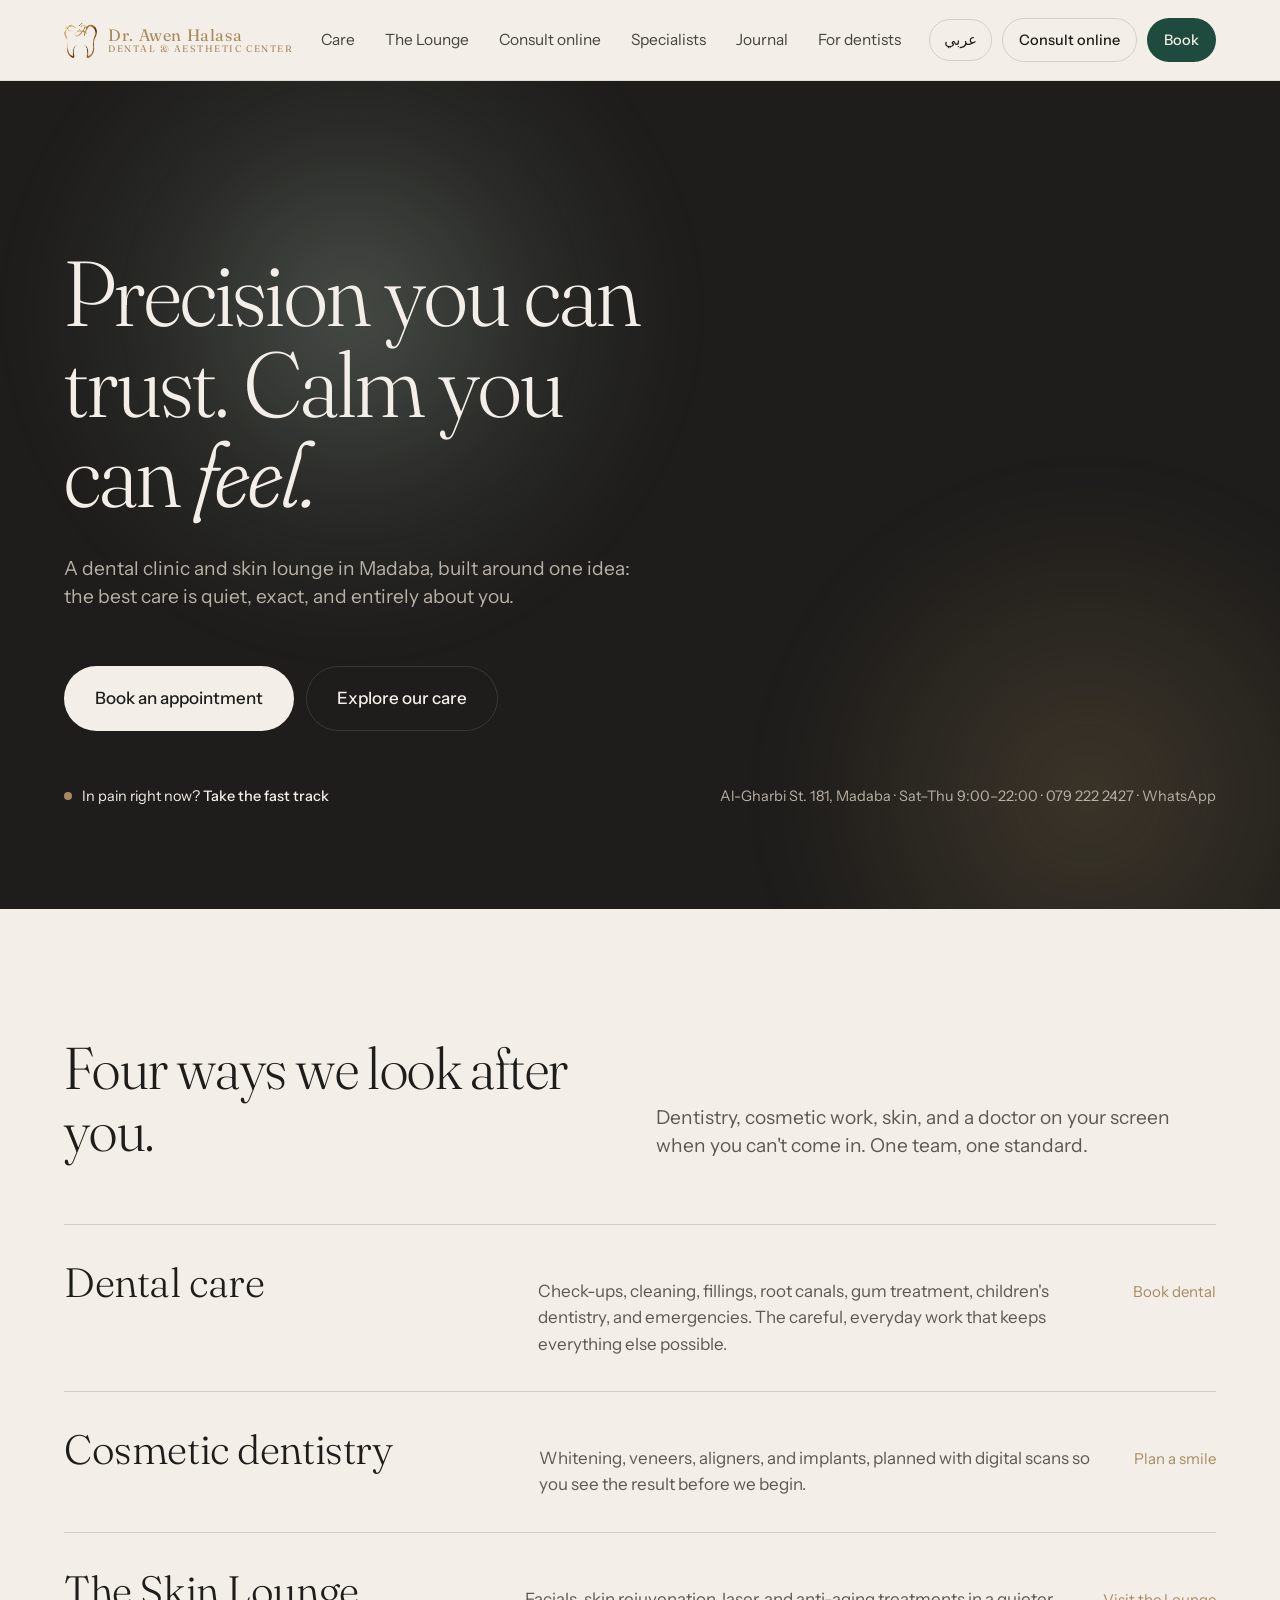
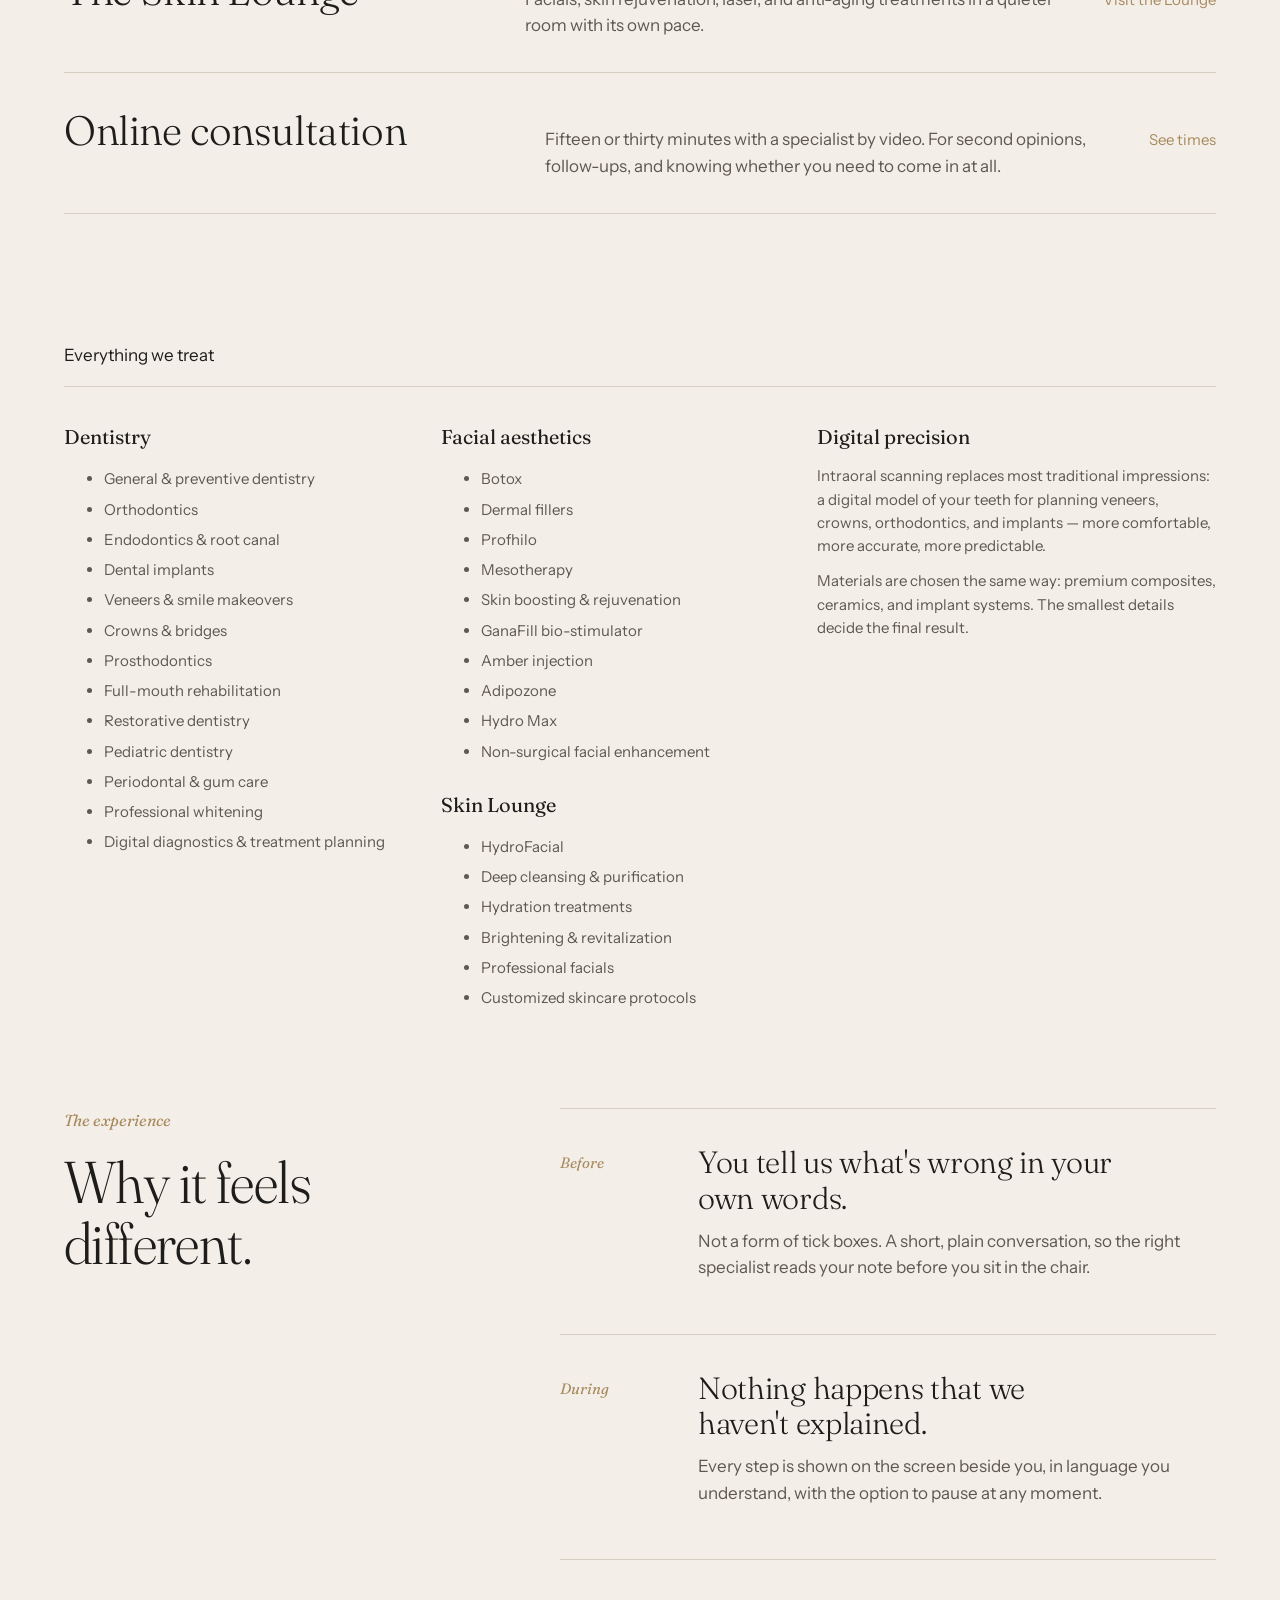
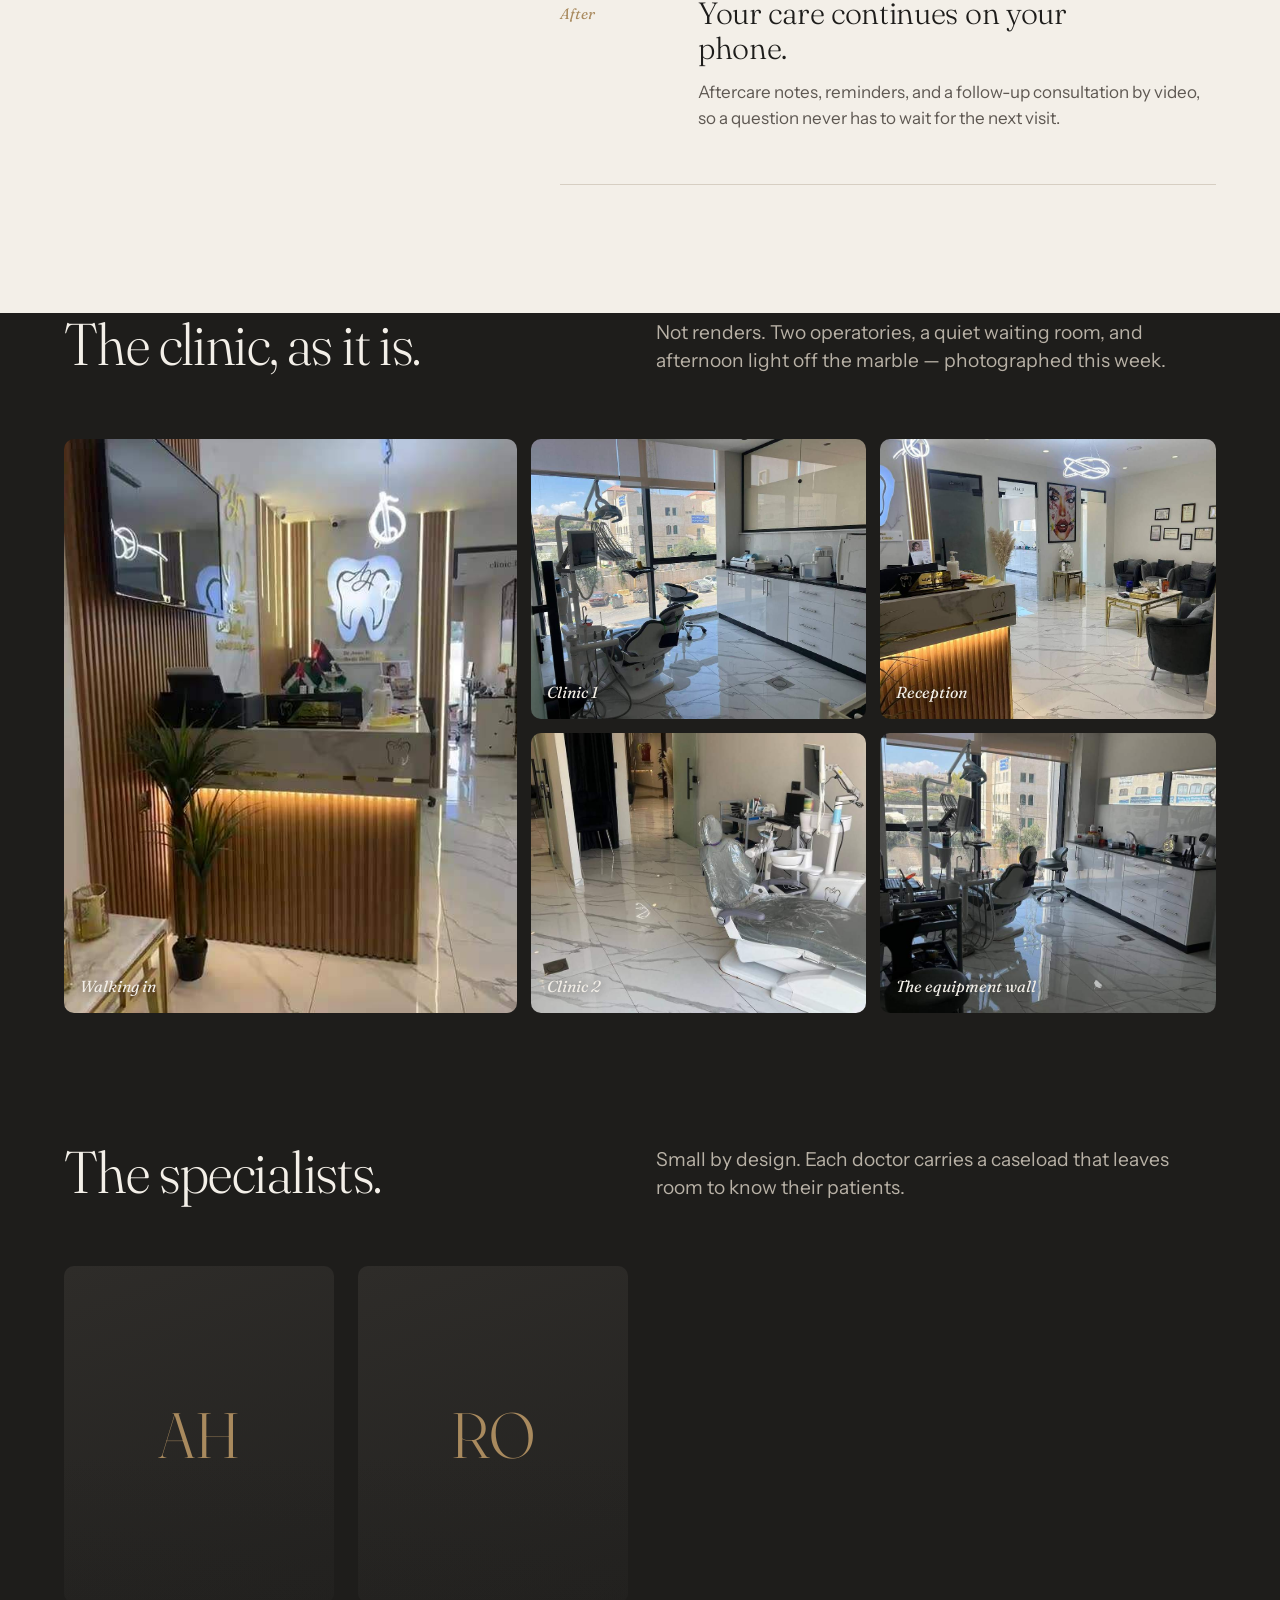
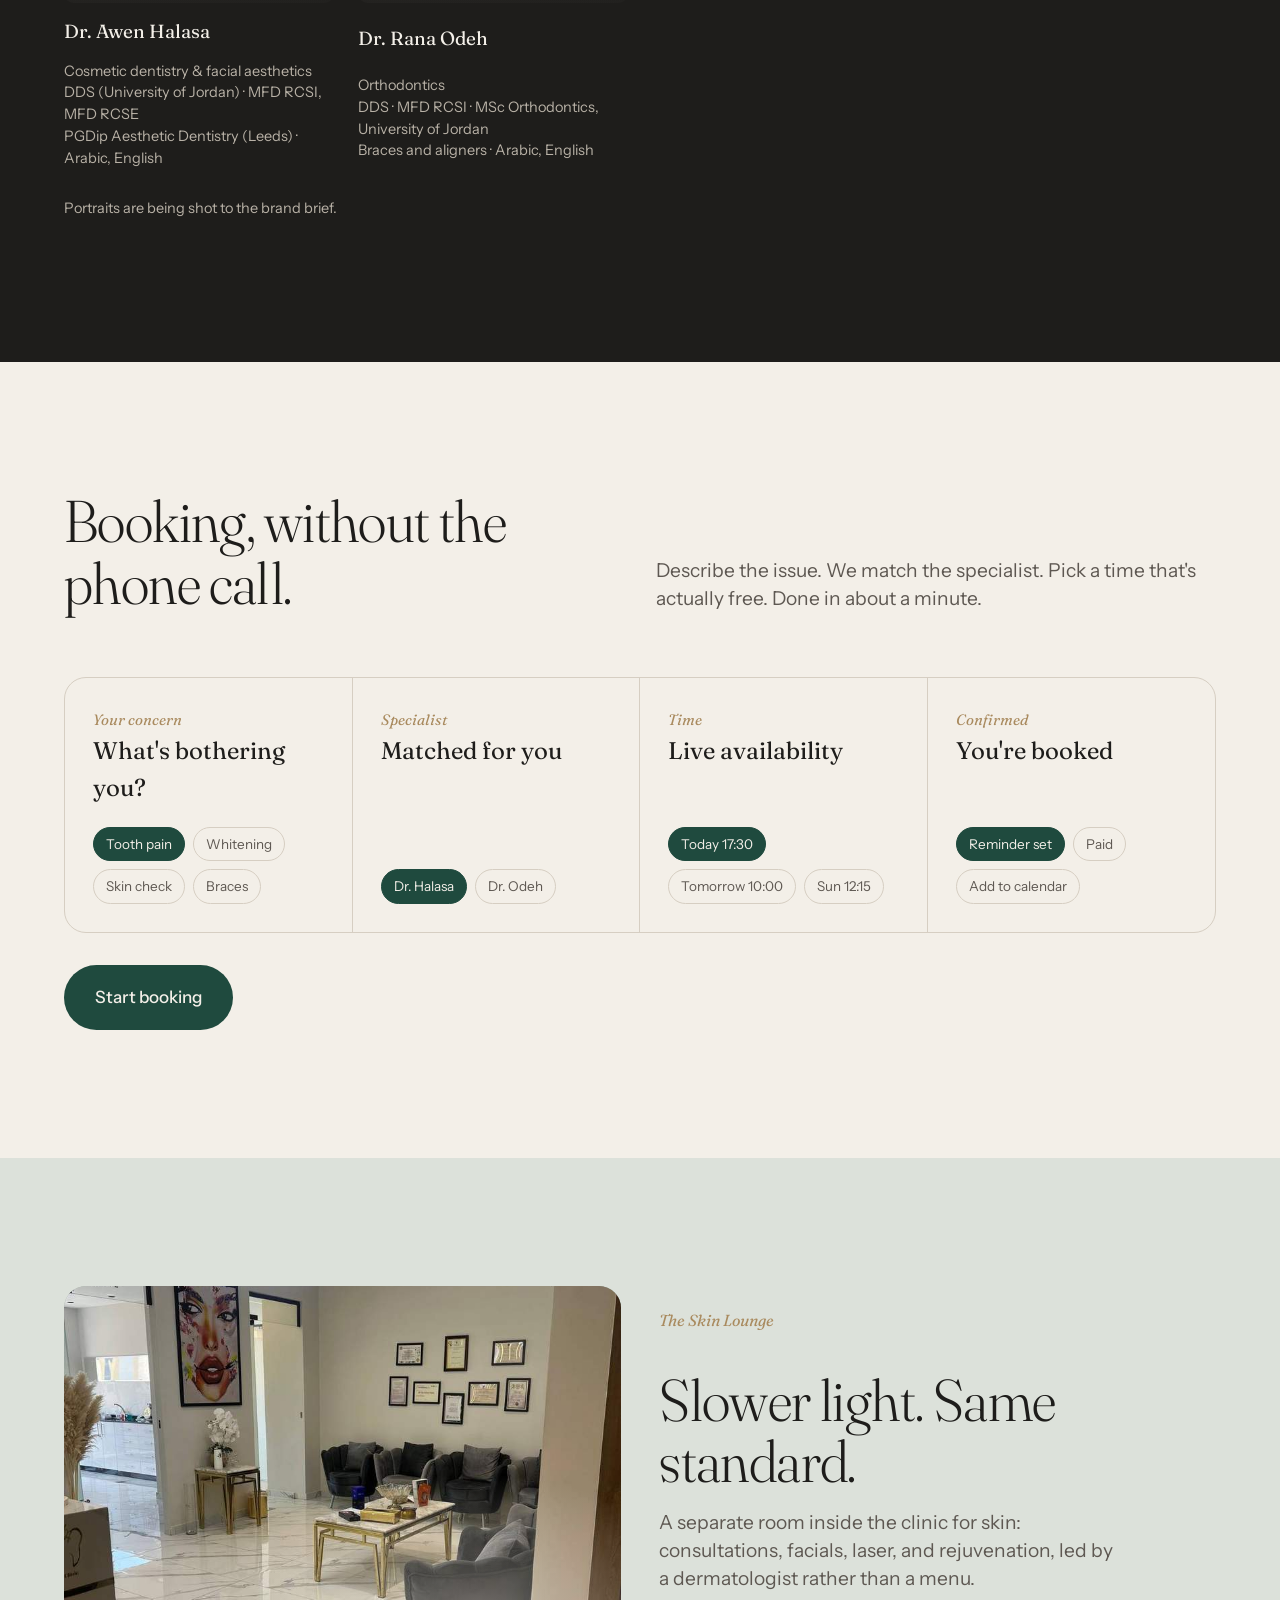
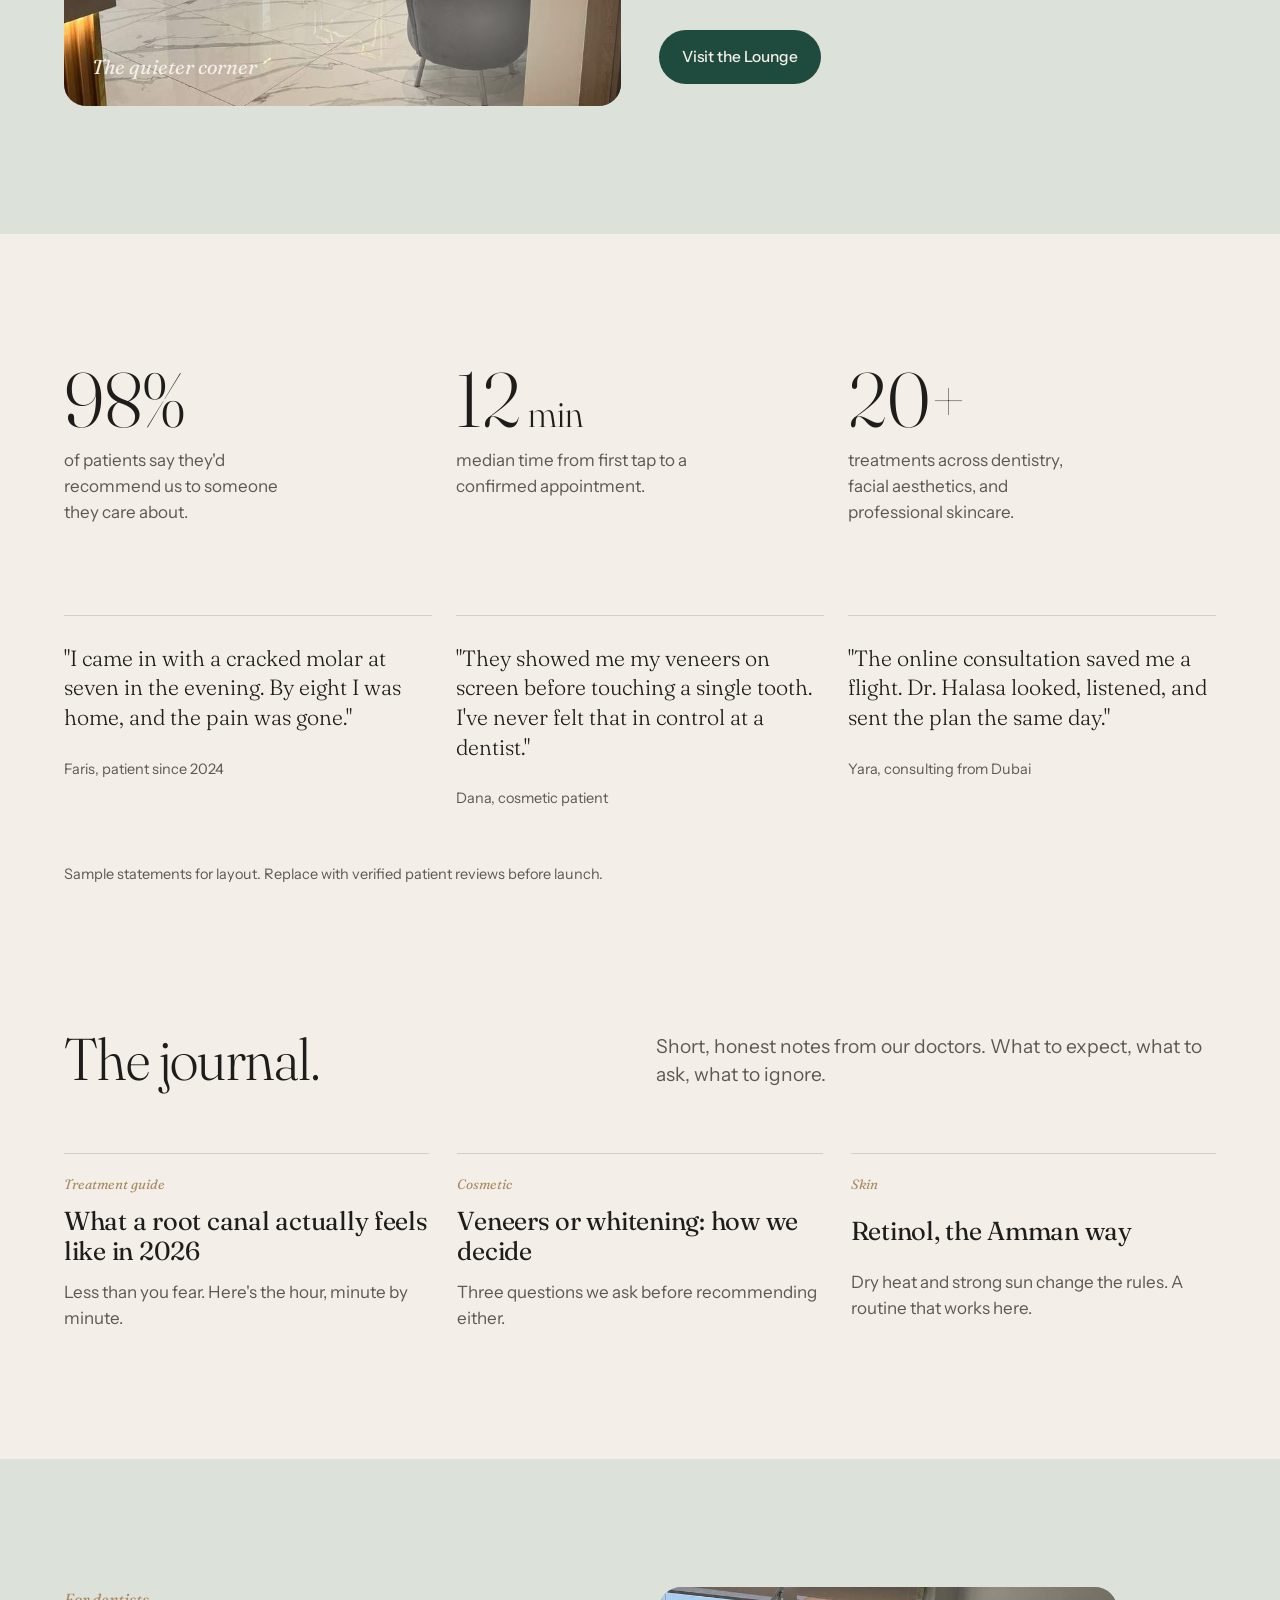
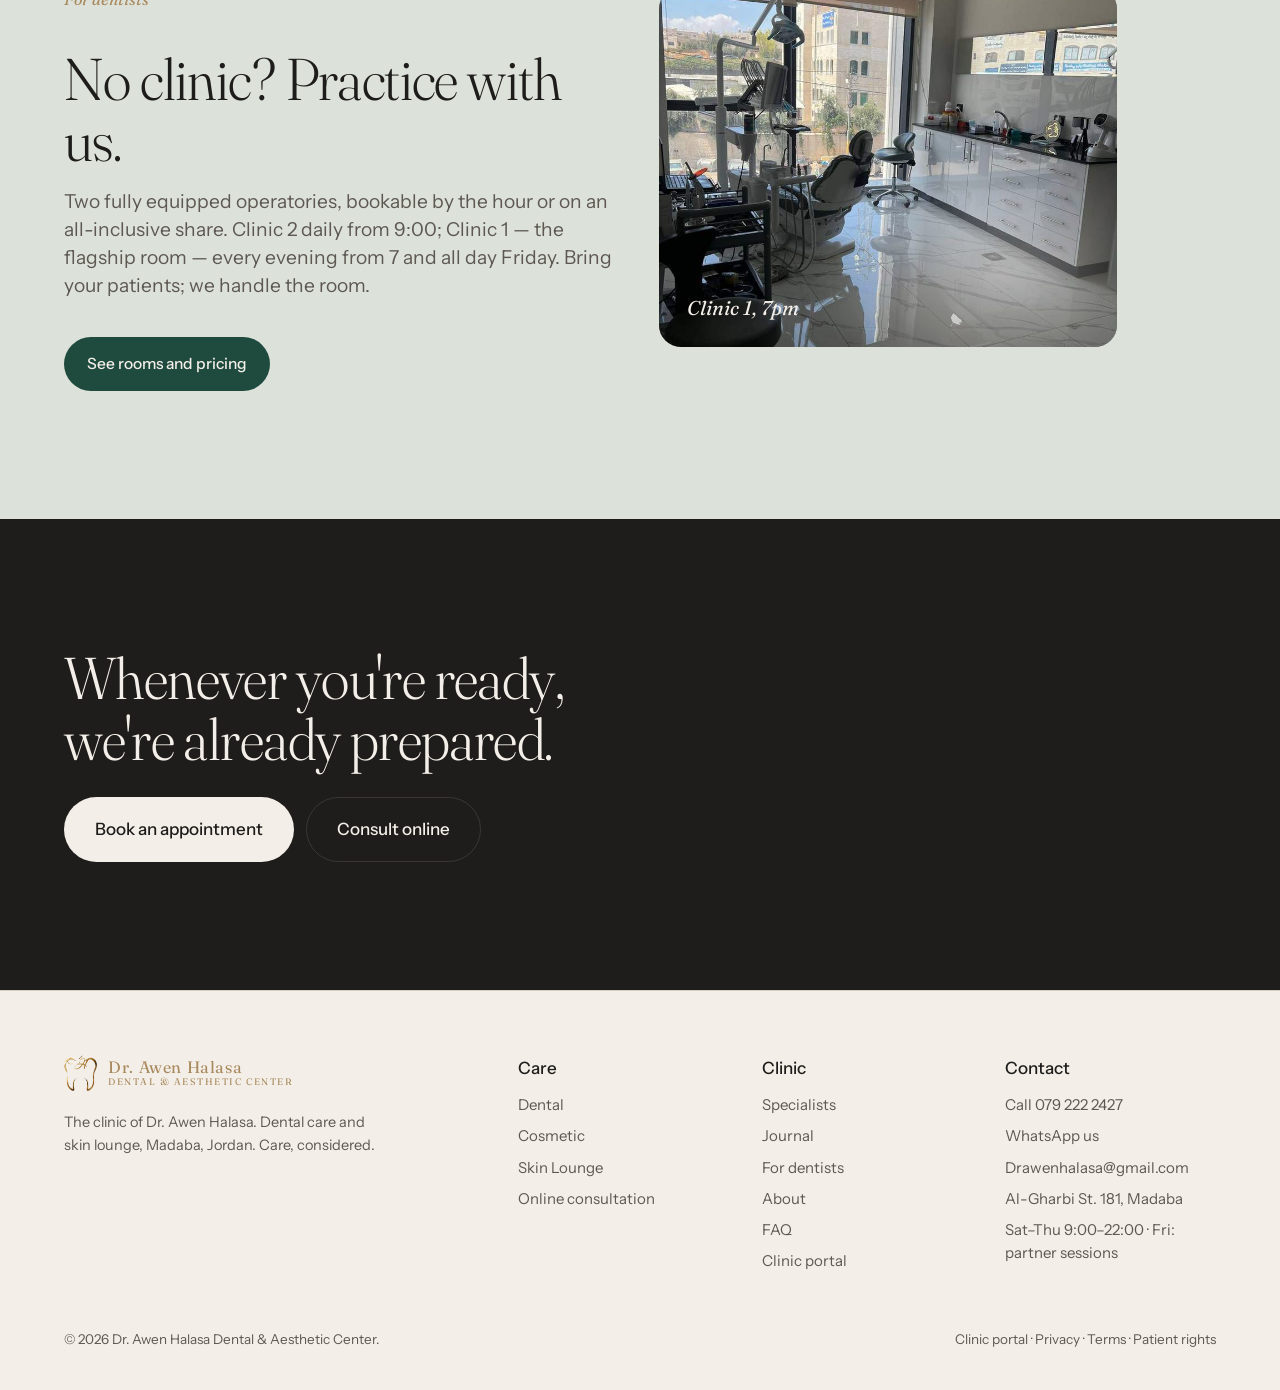
<file: index.html>
<!doctype html>
<html lang="en">
<head>
<meta charset="utf-8">
<meta name="viewport" content="width=device-width,initial-scale=1">
<title>Dr. Awen Halasa — Dental & Aesthetic Center · Madaba</title>
<meta name="description" content="Dr. Awen Halasa Dental & Aesthetic Center is a dental clinic and skin lounge in Madaba. Book a specialist in minutes, or consult online from anywhere.">
<link rel="preconnect" href="https://fonts.googleapis.com"><link rel="preconnect" href="https://fonts.gstatic.com" crossorigin>
<link href="https://fonts.googleapis.com/css2?family=Fraunces:ital,opsz,wght,SOFT@0,9..144,300..500,0..100;1,9..144,300..500,0..100&family=Instrument+Sans:wght@400;500&display=swap" rel="stylesheet">
<link href="https://fonts.googleapis.com/css2?family=Amiri:ital,wght@0,400;0,700;1,400&family=IBM+Plex+Sans+Arabic:wght@400;500&display=swap" rel="stylesheet">
<link rel="stylesheet" href="css/style.css">
<link rel="icon" type="image/png" href="assets/brand/favicon-ah.png">

</head>
<body>

<nav class="nav">
  <a class="brand brand-ah" href="index.html"><img src="assets/brand/ah-mark-sm.png" alt="AH mark" class="ah-logo"><span class="brand-txt"><b>Dr. Awen Halasa</b><i>Dental &amp; Aesthetic Center</i></span></a>
  <ul>
    <li><a href="#care" data-i18n="n_care">Care</a></li>
    <li><a href="lounge.html" data-i18n="n_lounge">The Lounge</a></li>
    <li><a href="consult.html" data-i18n="n_consult">Consult online</a></li>
    <li><a href="#specialists" data-i18n="n_spec">Specialists</a></li>
    <li><a href="#journal" data-i18n="n_journal">Journal</a></li>
    <li><a href="pro.html" data-i18n="n_pro">For dentists</a></li>
  </ul>
  <div class="nav-actions"><button class="lang-toggle" id="langToggle" type="button" aria-label="عربي">عربي</button>
    <a class="btn btn-ghost btn-sm" href="consult.html" data-i18n="n_consult">Consult online</a>
    <a class="btn btn-primary btn-sm" href="book.html" data-i18n="n_book">Book</a>
  </div>
</nav>

<header class="hero night">
  <div class="light"></div>
  <div class="wrap hero-inner">
    <h1 data-i18n-html="h1">Precision you can trust. Calm you can <em>feel.</em></h1>
    <p class="lede" data-i18n="lede">A dental clinic and skin lounge in Madaba, built around one idea: the best care is quiet, exact, and entirely about you.</p>
    <div class="hero-actions">
      <a class="btn btn-ivory btn-lg" href="book.html" data-i18n="cta_book">Book an appointment</a>
      <a class="btn btn-ghost btn-lg" href="#care" data-i18n="cta_explore">Explore our care</a>
    </div>
    <div class="hero-foot">
      <a class="pain-note" href="book.html?fast=1"><i class="dot"></i><span data-i18n-html="pain">In pain right now? <b>Take the fast track</b></span></a>
      <span data-i18n="loc">Al-Gharbi St. 181, Madaba · Sat–Thu 9:00–22:00 · <a href="tel:+962792222427" style="color:inherit">079 222 2427</a> · <a href="https://wa.me/962792222427" target="_blank" rel="noopener" style="color:inherit">WhatsApp</a></span>
    </div>
  </div>
</header>

<section id="care" class="day">
  <div class="wrap">
    <div class="section-head">
      <h2 data-i18n="care_h">Four ways we look after you.</h2>
      <p class="lede" data-i18n="care_l">Dentistry, cosmetic work, skin, and a doctor on your screen when you can't come in. One team, one standard.</p>
    </div>
    <div class="services">
      <a class="service" href="book.html?cat=dental">
        <h3 data-i18n="s1h">Dental care</h3>
        <p>Check-ups, cleaning, fillings, root canals, gum treatment, children's dentistry, and emergencies. The careful, everyday work that keeps everything else possible.</p>
        <span class="go">Book dental</span>
      </a>
      <a class="service" href="book.html?cat=dental&concern=cosmetic">
        <h3 data-i18n="s2h">Cosmetic dentistry</h3>
        <p>Whitening, veneers, aligners, and implants, planned with digital scans so you see the result before we begin.</p>
        <span class="go">Plan a smile</span>
      </a>
      <a class="service" href="lounge.html">
        <h3 data-i18n="s3h">The Skin Lounge</h3>
        <p>Facials, skin rejuvenation, laser, and anti-aging treatments in a quieter room with its own pace.</p>
        <span class="go">Visit the Lounge</span>
      </a>
      <a class="service" href="consult.html">
        <h3 data-i18n="s4h">Online consultation</h3>
        <p>Fifteen or thirty minutes with a specialist by video. For second opinions, follow-ups, and knowing whether you need to come in at all.</p>
        <span class="go">See times</span>
      </a>
    </div>
  </div>
</section>
<section class="wrap" id="all-services" style="padding-block:0 84px">
  <p class="k" style="margin-bottom:18px">Everything we treat</p>
  <div class="svc-cols">
    <div><h4>Dentistry</h4><ul>
      <li>General &amp; preventive dentistry</li><li>Orthodontics</li><li>Endodontics &amp; root canal</li>
      <li>Dental implants</li><li>Veneers &amp; smile makeovers</li><li>Crowns &amp; bridges</li>
      <li>Prosthodontics</li><li>Full-mouth rehabilitation</li><li>Restorative dentistry</li>
      <li>Pediatric dentistry</li><li>Periodontal &amp; gum care</li><li>Professional whitening</li>
      <li>Digital diagnostics &amp; treatment planning</li></ul></div>
    <div><h4>Facial aesthetics</h4><ul>
      <li>Botox</li><li>Dermal fillers</li><li>Profhilo</li><li>Mesotherapy</li>
      <li>Skin boosting &amp; rejuvenation</li><li>GanaFill bio-stimulator</li><li>Amber injection</li><li>Adipozone</li><li>Hydro Max</li><li>Non-surgical facial enhancement</li></ul>
      <h4 style="margin-top:26px">Skin Lounge</h4><ul>
      <li>HydroFacial</li><li>Deep cleansing &amp; purification</li><li>Hydration treatments</li>
      <li>Brightening &amp; revitalization</li><li>Professional facials</li><li>Customized skincare protocols</li></ul></div>
    <div class="svc-note"><h4>Digital precision</h4>
      <p>Intraoral scanning replaces most traditional impressions: a digital model of your teeth for planning veneers, crowns, orthodontics, and implants — more comfortable, more accurate, more predictable.</p>
      <p>Materials are chosen the same way: premium composites, ceramics, and implant systems. The smallest details decide the final result.</p></div>
  </div>
</section>


<section class="day" style="padding-top:0">
  <div class="wrap grid g-12">
    <div class="span-4">
      <p class="cap">The experience</p>
      <h2>Why it feels different.</h2>
    </div>
    <div class="span-7 start-6">
      <div class="statement">
        <span class="k">Before</span>
        <div><h3>You tell us what's wrong in your own words.</h3><p>Not a form of tick boxes. A short, plain conversation, so the right specialist reads your note before you sit in the chair.</p></div>
      </div>
      <div class="statement">
        <span class="k">During</span>
        <div><h3>Nothing happens that we haven't explained.</h3><p>Every step is shown on the screen beside you, in language you understand, with the option to pause at any moment.</p></div>
      </div>
      <div class="statement">
        <span class="k">After</span>
        <div><h3>Your care continues on your phone.</h3><p>Aftercare notes, reminders, and a follow-up consultation by video, so a question never has to wait for the next visit.</p></div>
      </div>
    </div>
  </div>
</section>

<section class="night" style="padding-top:0">
  <div class="wrap">
    <div class="section-head">
      <h2 data-i18n="gal_h">The clinic, as it is.</h2>
      <p class="lede">Not renders. Two operatories, a quiet waiting room, and afternoon light off the marble — photographed this week.</p>
    </div>
    <div class="gallery">
      <div class="ph"><video src="assets/video/walkthrough.mp4" poster="assets/img/walkthrough-poster.jpg" autoplay muted loop playsinline></video><span class="cap-tag">Walking in</span></div>
      <div class="ph"><img src="assets/img/room-1.jpg" alt="Clinic 1 — operatory with panoramic window" loading="lazy"><span class="cap-tag">Clinic 1</span></div>
      <div class="ph"><img src="assets/img/reception.jpg" alt="Reception and waiting area" loading="lazy"><span class="cap-tag">Reception</span></div>
      <div class="ph"><img src="assets/img/clinic-2.jpg" alt="Clinic 2 — second operatory" loading="lazy"><span class="cap-tag">Clinic 2</span></div>
      <div class="ph"><img src="assets/img/room-2.jpg" alt="Operatory with equipment wall" loading="lazy"><span class="cap-tag">The equipment wall</span></div>
    </div>
  </div>
</section>

<section id="specialists" class="night" style="padding-top:0">
  <div class="wrap">
    <div class="section-head">
      <h2 data-i18n="spec_h">The specialists.</h2>
      <p class="lede">Small by design. Each doctor carries a caseload that leaves room to know their patients.</p>
    </div>
    <div class="people">
      <div class="person">
        <div class="portrait"><span>AH</span></div>
        <h4>Dr. Awen Halasa</h4>
        <div class="meta">Cosmetic dentistry &amp; facial aesthetics<br>DDS (University of Jordan) · MFD RCSI, MFD RCSE<br>PGDip Aesthetic Dentistry (Leeds) · Arabic, English</div>
      </div>
      <div class="person">
        <div class="portrait"><span>RO</span></div>
        <h4>Dr. Rana Odeh</h4>
        <div class="meta">Orthodontics<br>DDS · MFD RCSI · MSc Orthodontics, University of Jordan<br>Braces and aligners · Arabic, English</div>
      </div>
    </div>
    <p class="small" style="margin-top:28px">Portraits are being shot to the brand brief.</p>
  </div>
</section>

<section class="day">
  <div class="wrap">
    <div class="section-head">
      <h2 data-i18n="book_h">Booking, without the phone call.</h2>
      <p class="lede">Describe the issue. We match the specialist. Pick a time that's actually free. Done in about a minute.</p>
    </div>
    <div class="rail">
      <div>
        <div><span class="step">Your concern</span><h4>What's bothering you?</h4></div>
        <div class="chips"><span class="chip on">Tooth pain</span><span class="chip">Whitening</span><span class="chip">Skin check</span><span class="chip">Braces</span></div>
      </div>
      <div>
        <div><span class="step">Specialist</span><h4>Matched for you</h4></div>
        <div class="chips"><span class="chip on">Dr. Halasa</span><span class="chip">Dr. Odeh</span></div>
      </div>
      <div>
        <div><span class="step">Time</span><h4>Live availability</h4></div>
        <div class="chips"><span class="chip on">Today 17:30</span><span class="chip">Tomorrow 10:00</span><span class="chip">Sun 12:15</span></div>
      </div>
      <div>
        <div><span class="step">Confirmed</span><h4>You're booked</h4></div>
        <div class="chips"><span class="chip on">Reminder set</span><span class="chip">Paid</span><span class="chip">Add to calendar</span></div>
      </div>
    </div>
    <div style="margin-top:32px"><a class="btn btn-primary btn-lg" href="book.html">Start booking</a></div>
  </div>
</section>

<section class="sage-room">
  <div class="wrap grid g-12">
    <div class="span-6">
      <div class="lounge-visual"><img src="assets/img/waiting.jpg" alt="The quieter corner of the clinic" loading="lazy"><span class="caption">The quieter corner</span></div>
    </div>
    <div class="span-5 start-8" style="display:grid;align-content:center;gap:18px">
      <p class="cap">The Skin Lounge</p>
      <h2>Slower light. Same standard.</h2>
      <p class="lede">A separate room inside the clinic for skin: consultations, facials, laser, and rejuvenation, led by a dermatologist rather than a menu.</p>
      <div><a class="btn btn-primary" href="lounge.html">Visit the Lounge</a></div>
    </div>
  </div>
</section>

<section class="day">
  <div class="wrap">
    <div class="stats">
      <div class="stat"><div class="n">98%</div><p>of patients say they'd recommend us to someone they care about.</p></div>
      <div class="stat"><div class="n">12<span class="serif" style="font-size:.5em"> min</span></div><p>median time from first tap to a confirmed appointment.</p></div>
      <div class="stat"><div class="n">20+</div><p>treatments across dentistry, facial aesthetics, and professional skincare.</p></div>
    </div>
    <div class="quotes" style="margin-top:72px">
      <div class="quote"><p>"I came in with a cracked molar at seven in the evening. By eight I was home, and the pain was gone."</p><span class="who">Faris, patient since 2024</span></div>
      <div class="quote"><p>"They showed me my veneers on screen before touching a single tooth. I've never felt that in control at a dentist."</p><span class="who">Dana, cosmetic patient</span></div>
      <div class="quote"><p>"The online consultation saved me a flight. Dr. Halasa looked, listened, and sent the plan the same day."</p><span class="who">Yara, consulting from Dubai</span></div>
    </div>
    <p class="small" style="margin-top:24px">Sample statements for layout. Replace with verified patient reviews before launch.</p>
  </div>
</section>

<section id="journal" class="day" style="padding-top:0">
  <div class="wrap">
    <div class="section-head">
      <h2>The journal.</h2>
      <p class="lede">Short, honest notes from our doctors. What to expect, what to ask, what to ignore.</p>
    </div>
    <div class="journal">
      <a class="article" href="#"><span class="tag">Treatment guide</span><h3>What a root canal actually feels like in 2026</h3><p>Less than you fear. Here's the hour, minute by minute.</p></a>
      <a class="article" href="#"><span class="tag">Cosmetic</span><h3>Veneers or whitening: how we decide</h3><p>Three questions we ask before recommending either.</p></a>
      <a class="article" href="#"><span class="tag">Skin</span><h3>Retinol, the Amman way</h3><p>Dry heat and strong sun change the rules. A routine that works here.</p></a>
    </div>
  </div>
</section>

<section class="sage-room">
  <div class="wrap grid g-12">
    <div class="span-6" style="display:grid;align-content:center;gap:18px">
      <p class="cap">For dentists</p>
      <h2 data-i18n="pro_h">No clinic? Practice with us.</h2>
      <p class="lede">Two fully equipped operatories, bookable by the hour or on an all-inclusive share. Clinic 2 daily from 9:00; Clinic 1 — the flagship room — every evening from 7 and all day Friday. Bring your patients; we handle the room.</p>
      <div><a class="btn btn-primary" href="pro.html" data-i18n="pro_cta">See rooms and pricing</a></div>
    </div>
    <div class="span-5 start-8">
      <div class="lounge-visual" style="min-height:360px"><img src="assets/img/room-2.jpg" alt="Operatory ready for a partner session" loading="lazy"><span class="caption">Clinic 1, 7pm</span></div>
    </div>
  </div>
</section>

<section class="night">
  <div class="wrap" style="display:grid;gap:28px">
    <h2 style="max-width:16ch" data-i18n="end_h">Whenever you're ready, we're already prepared.</h2>
    <div class="hero-actions">
      <a class="btn btn-ivory btn-lg" href="book.html">Book an appointment</a>
      <a class="btn btn-ghost btn-lg" href="consult.html">Consult online</a>
    </div>
  </div>
</section>

<footer>
  <div class="foot">
    <div><a class="brand brand-ah" href="index.html"><img src="assets/brand/ah-mark-sm.png" alt="AH mark" class="ah-logo"><span class="brand-txt"><b>Dr. Awen Halasa</b><i>Dental &amp; Aesthetic Center</i></span></a><p class="small" style="margin-top:14px;max-width:32ch">The clinic of Dr. Awen Halasa. Dental care and skin lounge, Madaba, Jordan. Care, considered.</p></div>
    <div><h4>Care</h4><ul><li><a href="book.html?cat=dental">Dental</a></li><li><a href="book.html?cat=dental&concern=cosmetic">Cosmetic</a></li><li><a href="lounge.html">Skin Lounge</a></li><li><a href="consult.html">Online consultation</a></li></ul></div>
    <div><h4>Clinic</h4><ul><li><a href="#specialists">Specialists</a></li><li><a href="#journal">Journal</a></li>
    <li><a href="pro.html">For dentists</a></li><li><a href="#">About</a></li><li><a href="#">FAQ</a></li><li><a href="admin.html">Clinic portal</a></li></ul></div>
    <div><h4>Contact</h4><ul><li><a href="tel:+962792222427">Call 079 222 2427</a></li><li><a href="https://wa.me/962792222427" target="_blank" rel="noopener">WhatsApp us</a></li><li><a href="mailto:Drawenhalasa@gmail.com">Drawenhalasa@gmail.com</a></li><li>Al-Gharbi St. 181, Madaba</li><li>Sat–Thu 9:00–22:00 · Fri: partner sessions</li></ul></div>
  </div>
  <div class="foot-bottom"><span>© 2026 Dr. Awen Halasa Dental & Aesthetic Center.</span><span><a href="admin.html">Clinic portal</a> · Privacy · Terms · Patient rights</span></div>
</footer>

<script src="js/main.js"></script>
<script src="js/i18n.js"></script>
</body>
</html>
</file>
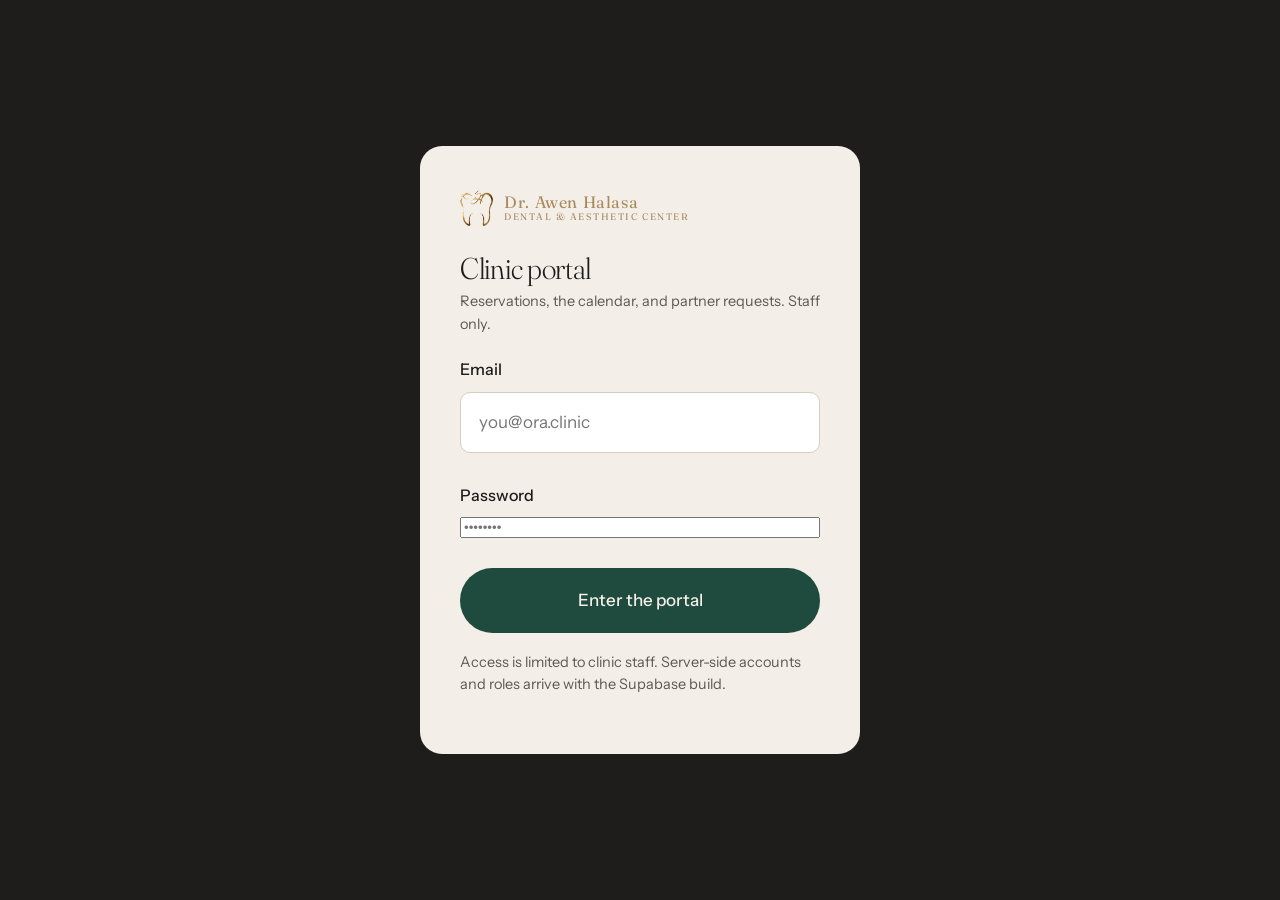
<file: admin.html>
<!doctype html>
<html lang="en">
<head>
<meta charset="utf-8"><meta name="viewport" content="width=device-width,initial-scale=1">
<title>Clinic portal — Dr. Awen Halasa Center</title>
<meta name="robots" content="noindex">
<link rel="preconnect" href="https://fonts.googleapis.com"><link rel="preconnect" href="https://fonts.gstatic.com" crossorigin>
<link href="https://fonts.googleapis.com/css2?family=Fraunces:ital,opsz,wght,SOFT@0,9..144,300..500,0..100;1,9..144,300..500,0..100&family=Instrument+Sans:wght@400;500&display=swap" rel="stylesheet">
<link rel="stylesheet" href="css/style.css">
<link rel="icon" type="image/png" href="assets/brand/favicon-ah.png">
</head>
<body class="day">

<!-- gate -->
<div class="gate" id="gate">
  <div class="gate-card">
    <a class="brand brand-ah" href="index.html"><img src="assets/brand/ah-mark-sm.png" alt="AH mark" class="ah-logo"><span class="brand-txt"><b>Dr. Awen Halasa</b><i>Dental &amp; Aesthetic Center</i></span></a>
    <h2 style="font-size:30px;margin:20px 0 6px">Clinic portal</h2>
    <p class="small">Reservations, the calendar, and partner requests. Staff only.</p>
    <div class="field" style="margin-top:22px"><label for="gEmail">Email</label>
      <input type="email" id="gEmail" placeholder="you@ora.clinic" autocomplete="email"></div>
    <div class="field" style="margin-top:14px"><label for="gPass">Password</label>
      <input type="password" id="gPass" placeholder="••••••••" autocomplete="current-password"></div>
    <button class="btn btn-primary btn-lg" id="gGo" style="width:100%;justify-content:center">Enter the portal</button>
    <p class="small" id="gErr" style="color:var(--error);margin-top:12px" hidden>Email or password isn't right. Ask Dr. Halasa if you should have access.</p>
    <p class="small" style="margin-top:18px">Access is limited to clinic staff. Server-side accounts and roles arrive with the Supabase build.</p>
  </div>
</div>

<!-- portal -->
<div id="portal" hidden>
  <nav class="nav">
    <a class="brand brand-ah" href="index.html"><img src="assets/brand/ah-mark-sm.png" alt="AH mark" class="ah-logo"><span class="brand-txt"><b>Dr. Awen Halasa</b><i>Dental &amp; Aesthetic Center</i></span></a>
    <ul>
      <li><button class="tab-link on" data-tab="today" type="button">Today</button></li>
      <li><button class="tab-link" data-tab="cal" type="button">Calendar</button></li>
      <li><button class="tab-link" data-tab="book" type="button">Bookings</button></li>
      <li><button class="tab-link" data-tab="req" type="button">Partner requests <span class="badge" id="reqBadge" hidden></span></button></li>
      <li><button class="tab-link" data-tab="money" type="button">Money</button></li>
    </ul>
    <div class="nav-actions"><span class="small" id="whoami"></span><button class="btn btn-ghost btn-sm" id="signOut" type="button">Sign out</button></div>
  </nav>

  <main class="wrap" style="padding-block:44px 90px">

    <section class="a-tab" id="t-today">
      <div class="a-head"><h2 id="todayTitle" style="font-size:38px">Today</h2>
        <span class="small" id="todayCount"></span></div>
      <div class="a-cols">
        <div><h4 class="a-room">Clinic 1 — Dr. Halasa</h4><div class="a-list" id="todayC1"></div></div>
        <div><h4 class="a-room">Clinic 2</h4><div class="a-list" id="todayC2"></div></div>
      </div>
    </section>

    <section class="a-tab" id="t-cal" hidden>
      <div class="a-head">
        <h2 style="font-size:38px">Calendar</h2>
        <div class="a-controls">
          <select id="calRoom"><option value="c1">Clinic 1</option><option value="c2">Clinic 2</option></select>
          <button class="btn btn-ghost btn-sm" id="calPrev" type="button">‹ Prev day</button>
          <b id="calDate" style="min-width:22ch;text-align:center"></b>
          <button class="btn btn-ghost btn-sm" id="calNext" type="button">Next day ›</button>
        </div>
      </div>
      <div class="a-day" id="calGrid"></div>
      <p class="small" style="margin-top:14px">Click an empty hour to block it or add a booking. Patient bookings arrive from the site; partner sessions appear here when you approve them.</p>
    </section>

    <section class="a-tab" id="t-req" hidden>
      <div class="a-head"><h2 style="font-size:38px">Partner requests</h2>
        <span class="small">Approve to place the session on the calendar; the dentist gets a WhatsApp confirmation.</span></div>
      <div class="a-list" id="reqList"></div>
    </section>

  
    <section class="a-tab" id="t-book" hidden>
      <div class="a-head"><h2 style="font-size:38px">Bookings</h2>
        <input id="bookSearch" placeholder="Search by name…" style="max-width:260px"></div>
      <div class="a-list" id="bookList"></div>
    </section>

    <section class="a-tab" id="t-money" hidden>
      <div class="a-head"><h2 style="font-size:38px">Money</h2>
        <span class="small">Patient payments and partner settlements. Transfers are recorded here; the bank leg happens in your banking app until the payment provider is wired in.</span></div>
      <div class="m-cards">
        <div class="m-card"><span class="small">Collected today</span><b id="mToday">—</b></div>
        <div class="m-card"><span class="small">Collected · 7 days</span><b id="mWeek">—</b></div>
        <div class="m-card"><span class="small">Owed to partners</span><b id="mOwed">—</b></div>
        <div class="m-card"><span class="small">Partner fees · booked</span><b id="mShare">—</b></div>
      </div>
      <div class="a-list" id="txnList" style="margin-top:26px"></div>
    </section>
  </main>
</div>

<div class="toast" id="toast"></div>
<script src="js/main.js"></script>
<script src="js/admin.js"></script>
</body>
</html>
</file>
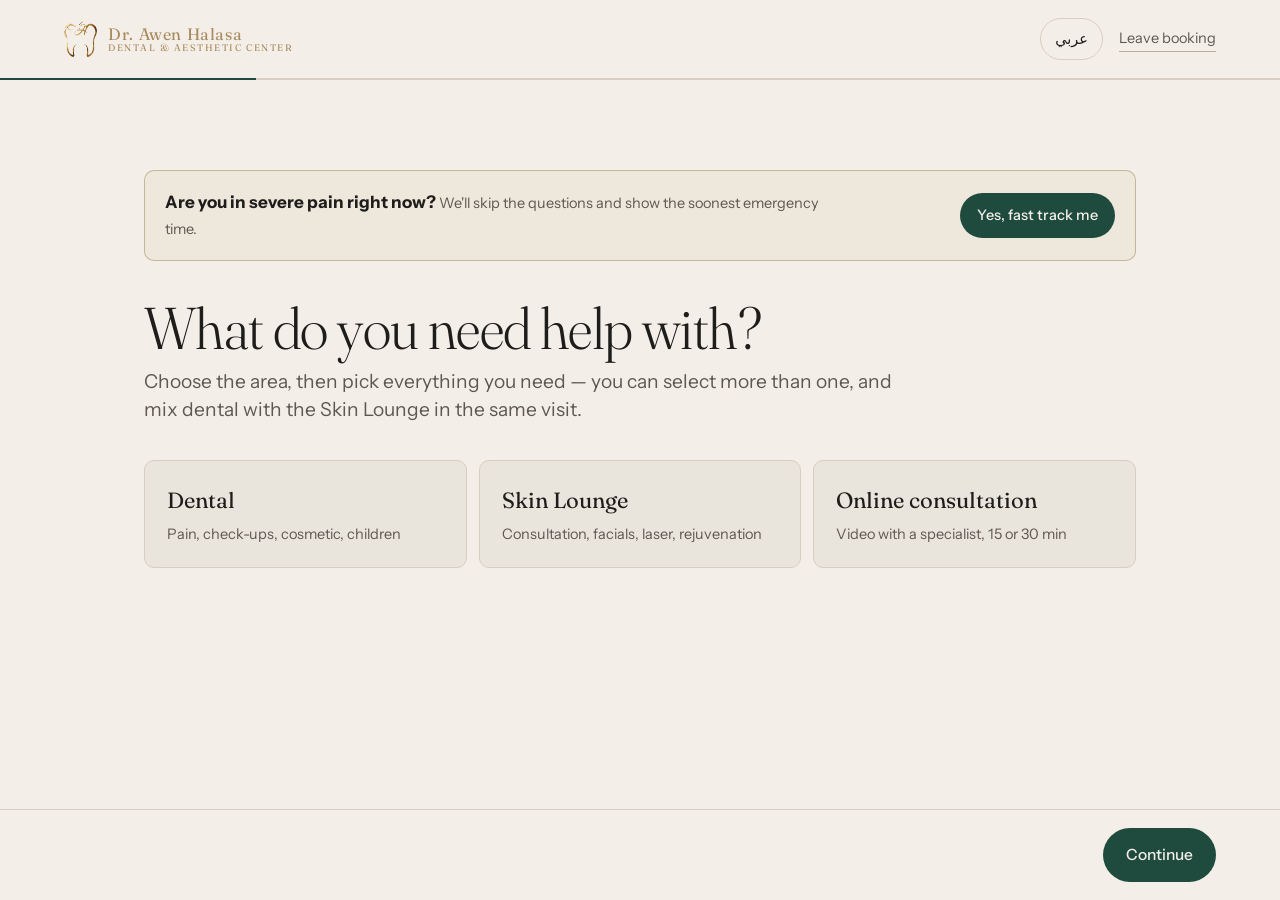
<file: book.html>
<!doctype html>
<html lang="en">
<head>
<meta charset="utf-8"><meta name="viewport" content="width=device-width,initial-scale=1">
<title>Book — Dr. Awen Halasa Center</title>
<link rel="preconnect" href="https://fonts.googleapis.com"><link rel="preconnect" href="https://fonts.gstatic.com" crossorigin>
<link href="https://fonts.googleapis.com/css2?family=Fraunces:ital,opsz,wght,SOFT@0,9..144,300..500,0..100;1,9..144,300..500,0..100&family=Instrument+Sans:wght@400;500&display=swap" rel="stylesheet">
<link href="https://fonts.googleapis.com/css2?family=Amiri:ital,wght@0,400;0,700;1,400&family=IBM+Plex+Sans+Arabic:wght@400;500&display=swap" rel="stylesheet">
<link rel="stylesheet" href="css/style.css">
<link rel="icon" type="image/png" href="assets/brand/favicon-ah.png">
</head>
<body class="day">
<div class="flow">
  <div>
    <div class="flow-top">
      <a class="brand brand-ah" href="index.html"><img src="assets/brand/ah-mark-sm.png" alt="AH mark" class="ah-logo"><span class="brand-txt"><b>Dr. Awen Halasa</b><i>Dental &amp; Aesthetic Center</i></span></a>
      <div style="display:flex;gap:16px;align-items:center"><button class="lang-toggle" id="langToggle" type="button">عربي</button><a class="link small" href="index.html" data-i18n="leave">Leave booking</a></div>
    </div>
    <div class="progress"><i style="width:20%"></i></div>
  </div>

  <div class="flow-body">

    <div class="emg">
      <p><b>Are you in severe pain right now?</b> <span class="small">We'll skip the questions and show the soonest emergency time.</span></p>
      <button class="btn btn-primary btn-sm" id="fastBtn">Yes, fast track me</button>
    </div>

    <!-- 1 -->
    <div class="step-pane active" id="s-cat">
      <h2>What do you need help with?</h2>
      <p class="lede">Choose the area, then pick everything you need — you can select more than one, and mix dental with the Skin Lounge in the same visit.</p>
      <div class="options" id="cats"></div>
      <div class="opt-grid" id="concerns"></div><p class="small" id="pickCount" style="margin-top:14px;min-height:1.4em"></p>
      <div id="olenWrap" style="margin-top:28px">
        <div class="field"><label>How long do you need?</label>
          <div class="seg" id="olen"><button class="pill on" data-len="15">15 minutes · 20 JOD</button><button class="pill" data-len="30">30 minutes · 35 JOD</button></div>
          <span class="hint">Fifteen is enough for a question or a second look. Thirty for a plan.</span></div>
      </div>
    </div>

    <!-- 2 -->
    <div class="step-pane" id="s-describe">
      <h2>Tell us what's bothering you.</h2>
      <p class="lede">A few words is fine. Your specialist reads this before you arrive, so you won't have to repeat yourself.</p>
      <div class="field"><label>How would you describe the discomfort?</label><div class="seg" id="sev"></div></div>
      <div class="field"><label>When did it start?</label><div class="seg" id="onset"></div></div>
      <div class="field"><label for="note">In your own words</label><textarea id="note" rows="4" placeholder="For example: sharp pain in a lower back tooth when I drink something cold, started three days ago."></textarea></div>
      <div class="field"><label>Photos</label><label class="upload" for="files"><span id="upl">Add a photo if it helps (optional)</span><input type="file" id="files" accept="image/*" multiple></label><span class="hint">Images stay private to your care team and are deleted on request.</span></div>
    </div>

    <!-- 3 -->
    <div class="step-pane" id="s-doc">
      <h2>Choose your specialist.</h2>
      <p class="lede">We've placed the best match first. Any of them will take good care of you.</p>
      <div class="doctors" id="docs"></div>
    </div>

    <!-- 4 -->
    <div class="step-pane" id="s-time">
      <h2>Pick a time.</h2>
      <p class="lede">This is live availability. Days with a dot have open times; crossed-out slots are taken.</p>
      <div class="cal">
        <div>
          <div class="cal-head"><h3 id="calTitle"></h3><span class="small">Next four weeks</span></div>
          <div class="days" id="days"></div>
        </div>
        <div class="times">
          <h3 id="timesTitle"></h3><span class="small" id="timesSub"></span>
          <div class="slots" id="slots"></div>
          <div class="tz" id="tz"></div>
        </div>
      </div>
    </div>

    <!-- 5 -->
    <div class="step-pane" id="s-confirm">
      <h2>Confirm and pay.</h2>
      <p class="lede">Check the details, tell us how to reach you, and you're done.</p>
      <div class="summary">
        <div>
          <div class="field"><label for="pname">Your name</label><input type="text" id="pname" placeholder="Full name" autocomplete="name"></div>
          <div class="field"><label for="pemail">Email</label><input type="email" id="pemail" placeholder="you@example.com" autocomplete="email"></div>
          <div class="field"><label for="pphone">Phone</label><input type="tel" id="pphone" placeholder="+962 7…" autocomplete="tel"><span class="hint">Reminders go by WhatsApp and email. Either one is enough.</span></div>
          <div class="field"><label>Payment — CliQ</label>
  <div class="cliq" id="cliqBox">
    <p>Send <b id="cliqAmt">—</b> by CliQ to alias <b>Own99</b> · Etihad Bank, then attach the transfer screenshot. Reception verifies it and your booking is confirmed.</p>
    <label class="upload" for="payShot" id="payShotLbl">Attach payment screenshot</label>
    <input type="file" id="payShot" accept="image/*" hidden>
    <img id="payPrev" alt="Payment screenshot" hidden>
  </div>
  <p class="small" id="examPayNote" hidden>Services quoted at examination are paid at the clinic.</p>
</div>
        </div>
        <div class="sheet" id="sum"></div>
      </div>
    </div>

    <!-- fast track -->
    <div class="step-pane emg-pane" id="fast">
      <h2>Let's get you seen.</h2>
      <p class="lede">The soonest emergency time with a doctor who handles pain first.</p>
      <div class="now">
        <span class="small">Soonest available</span>
        <div class="when" id="fastWhen"></div>
        <div id="fastWho"></div>
      </div>
      <div class="actions-row">
        <button class="btn btn-primary btn-lg" id="fastGo">Take this time</button>
        <a class="btn btn-ghost btn-lg" href="tel:+96260000000">Call the clinic</a>
        <button class="btn btn-ghost btn-lg" id="fastBrowse">See other times</button>
      </div>
      <p class="small" style="margin-top:24px">If you have swelling that affects breathing or swallowing, go to the nearest emergency department first.</p>
    </div>

  </div>

  <div class="flow-foot">
    <button class="btn btn-ghost" id="back">Back</button>
    <button class="btn btn-primary" id="next" disabled>Continue</button>
  </div>
</div>
<script src="js/main.js"></script>
<script src="js/i18n.js"></script>
<script src="js/book.js"></script>
</body>
</html>
</file>
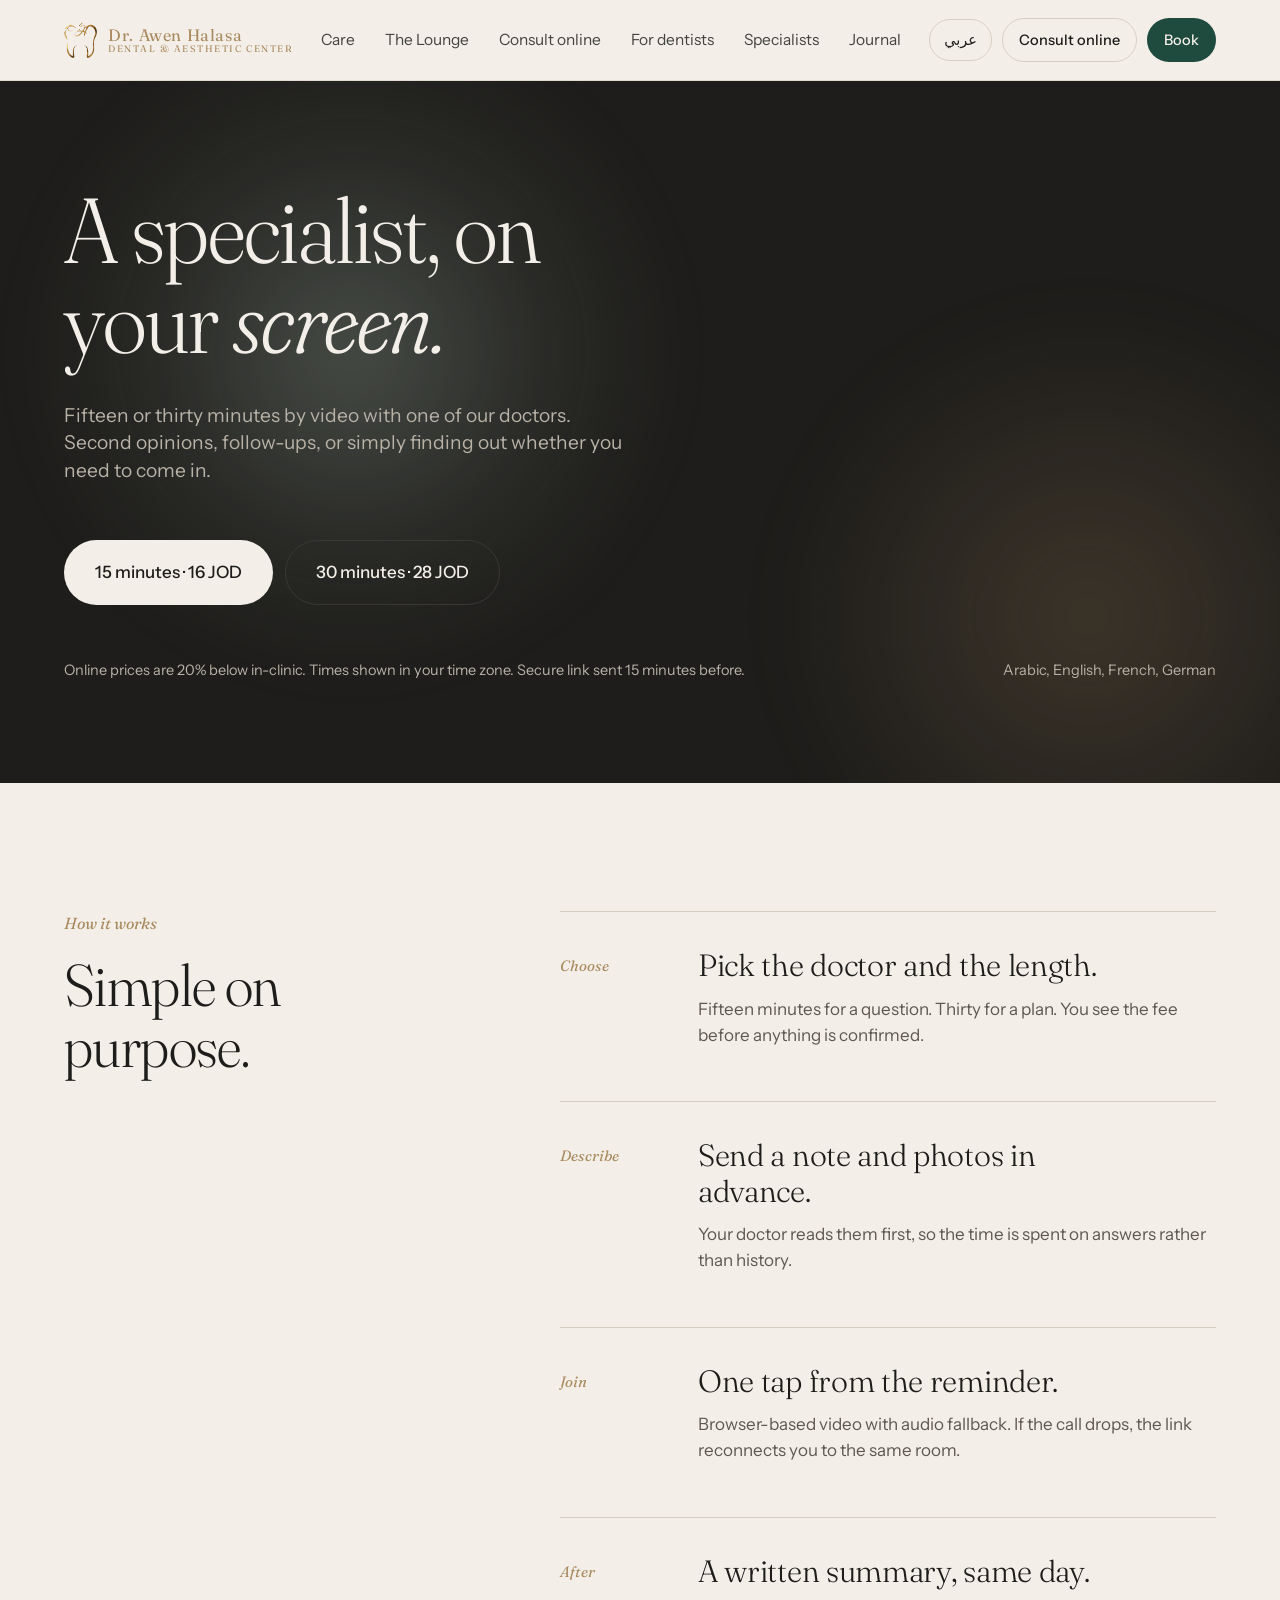
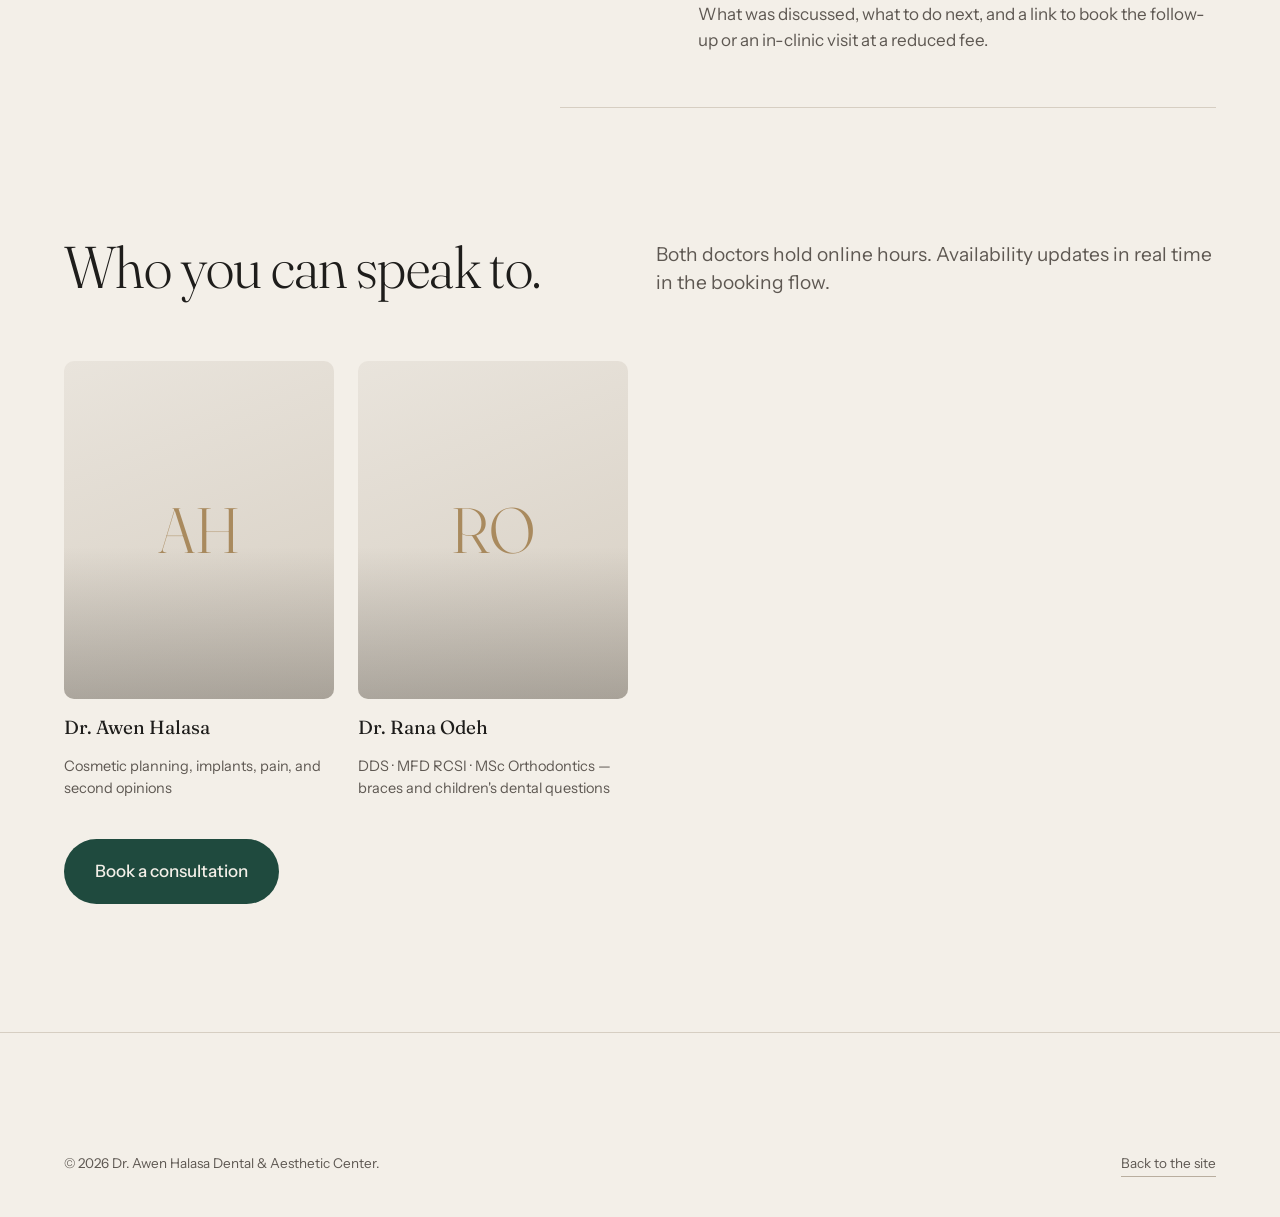
<file: consult.html>
<!doctype html><html lang="en"><head><title>Online consultation — Dr. Awen Halasa Center</title><meta charset="utf-8"><meta name="viewport" content="width=device-width,initial-scale=1">
<link rel="preconnect" href="https://fonts.googleapis.com"><link rel="preconnect" href="https://fonts.gstatic.com" crossorigin>
<link href="https://fonts.googleapis.com/css2?family=Fraunces:ital,opsz,wght,SOFT@0,9..144,300..500,0..100;1,9..144,300..500,0..100&family=Instrument+Sans:wght@400;500&display=swap" rel="stylesheet">
<link href="https://fonts.googleapis.com/css2?family=Amiri:ital,wght@0,400;0,700;1,400&family=IBM+Plex+Sans+Arabic:wght@400;500&display=swap" rel="stylesheet">
<link rel="stylesheet" href="css/style.css">
<link rel="icon" type="image/png" href="assets/brand/favicon-ah.png"></head>
<body class="day">
<nav class="nav">
  <a class="brand brand-ah" href="index.html"><img src="assets/brand/ah-mark-sm.png" alt="AH mark" class="ah-logo"><span class="brand-txt"><b>Dr. Awen Halasa</b><i>Dental &amp; Aesthetic Center</i></span></a>
  <ul><li><a href="index.html#care">Care</a></li><li><a href="lounge.html">The Lounge</a></li><li><a href="consult.html">Consult online</a></li>
    <li><a href="pro.html">For dentists</a></li><li><a href="index.html#specialists">Specialists</a></li><li><a href="index.html#journal">Journal</a></li></ul>
  <div class="nav-actions"><button class="lang-toggle" id="langToggle" type="button" aria-label="عربي">عربي</button><a class="btn btn-ghost btn-sm" href="consult.html">Consult online</a><a class="btn btn-primary btn-sm" href="book.html">Book</a></div>
</nav>
<header class="hero night" style="min-height:78vh">
  <div class="light"></div>
  <div class="wrap hero-inner">
    <h1>A specialist, on your <em>screen.</em></h1>
    <p class="lede">Fifteen or thirty minutes by video with one of our doctors. Second opinions, follow-ups, or simply finding out whether you need to come in.</p>
    <div class="hero-actions"><a class="btn btn-ivory btn-lg" href="book.html?cat=online&len=15">15 minutes · 16 JOD</a><a class="btn btn-ghost btn-lg" href="book.html?cat=online&len=30">30 minutes · 28 JOD</a></div>
    <div class="hero-foot"><span>Online prices are 20% below in-clinic. Times shown in your time zone. Secure link sent 15 minutes before.</span><span>Arabic, English, French, German</span></div>
  </div>
</header>

<section class="day">
  <div class="wrap grid g-12">
    <div class="span-4"><p class="cap">How it works</p><h2>Simple on purpose.</h2></div>
    <div class="span-7 start-6">
      <div class="statement"><span class="k">Choose</span><div><h3>Pick the doctor and the length.</h3><p>Fifteen minutes for a question. Thirty for a plan. You see the fee before anything is confirmed.</p></div></div>
      <div class="statement"><span class="k">Describe</span><div><h3>Send a note and photos in advance.</h3><p>Your doctor reads them first, so the time is spent on answers rather than history.</p></div></div>
      <div class="statement"><span class="k">Join</span><div><h3>One tap from the reminder.</h3><p>Browser-based video with audio fallback. If the call drops, the link reconnects you to the same room.</p></div></div>
      <div class="statement"><span class="k">After</span><div><h3>A written summary, same day.</h3><p>What was discussed, what to do next, and a link to book the follow-up or an in-clinic visit at a reduced fee.</p></div></div>
    </div>
  </div>
</section>

<section class="day" style="padding-top:0">
  <div class="wrap">
    <div class="section-head"><h2>Who you can speak to.</h2><p class="lede">Both doctors hold online hours. Availability updates in real time in the booking flow.</p></div>
    <div class="people">
      <a class="person" href="book.html?cat=online&doc=awen"><div class="portrait"><span>AH</span></div><h4>Dr. Awen Halasa</h4><div class="meta">Cosmetic planning, implants, pain, and second opinions</div></a>
      <a class="person" href="book.html?cat=online&doc=rana"><div class="portrait"><span>RO</span></div><h4>Dr. Rana Odeh</h4><div class="meta">DDS · MFD RCSI · MSc Orthodontics — braces and children's dental questions</div></a>
    </div>
    <div style="margin-top:40px"><a class="btn btn-primary btn-lg" href="book.html?cat=online">Book a consultation</a></div>
  </div>
</section>
<footer><div class="foot-bottom"><span>© 2026 Dr. Awen Halasa Dental & Aesthetic Center.</span><a class="link" href="index.html">Back to the site</a></div></footer>
<script src="js/main.js"></script>
<script src="js/i18n.js"></script>
</body></html>
</file>
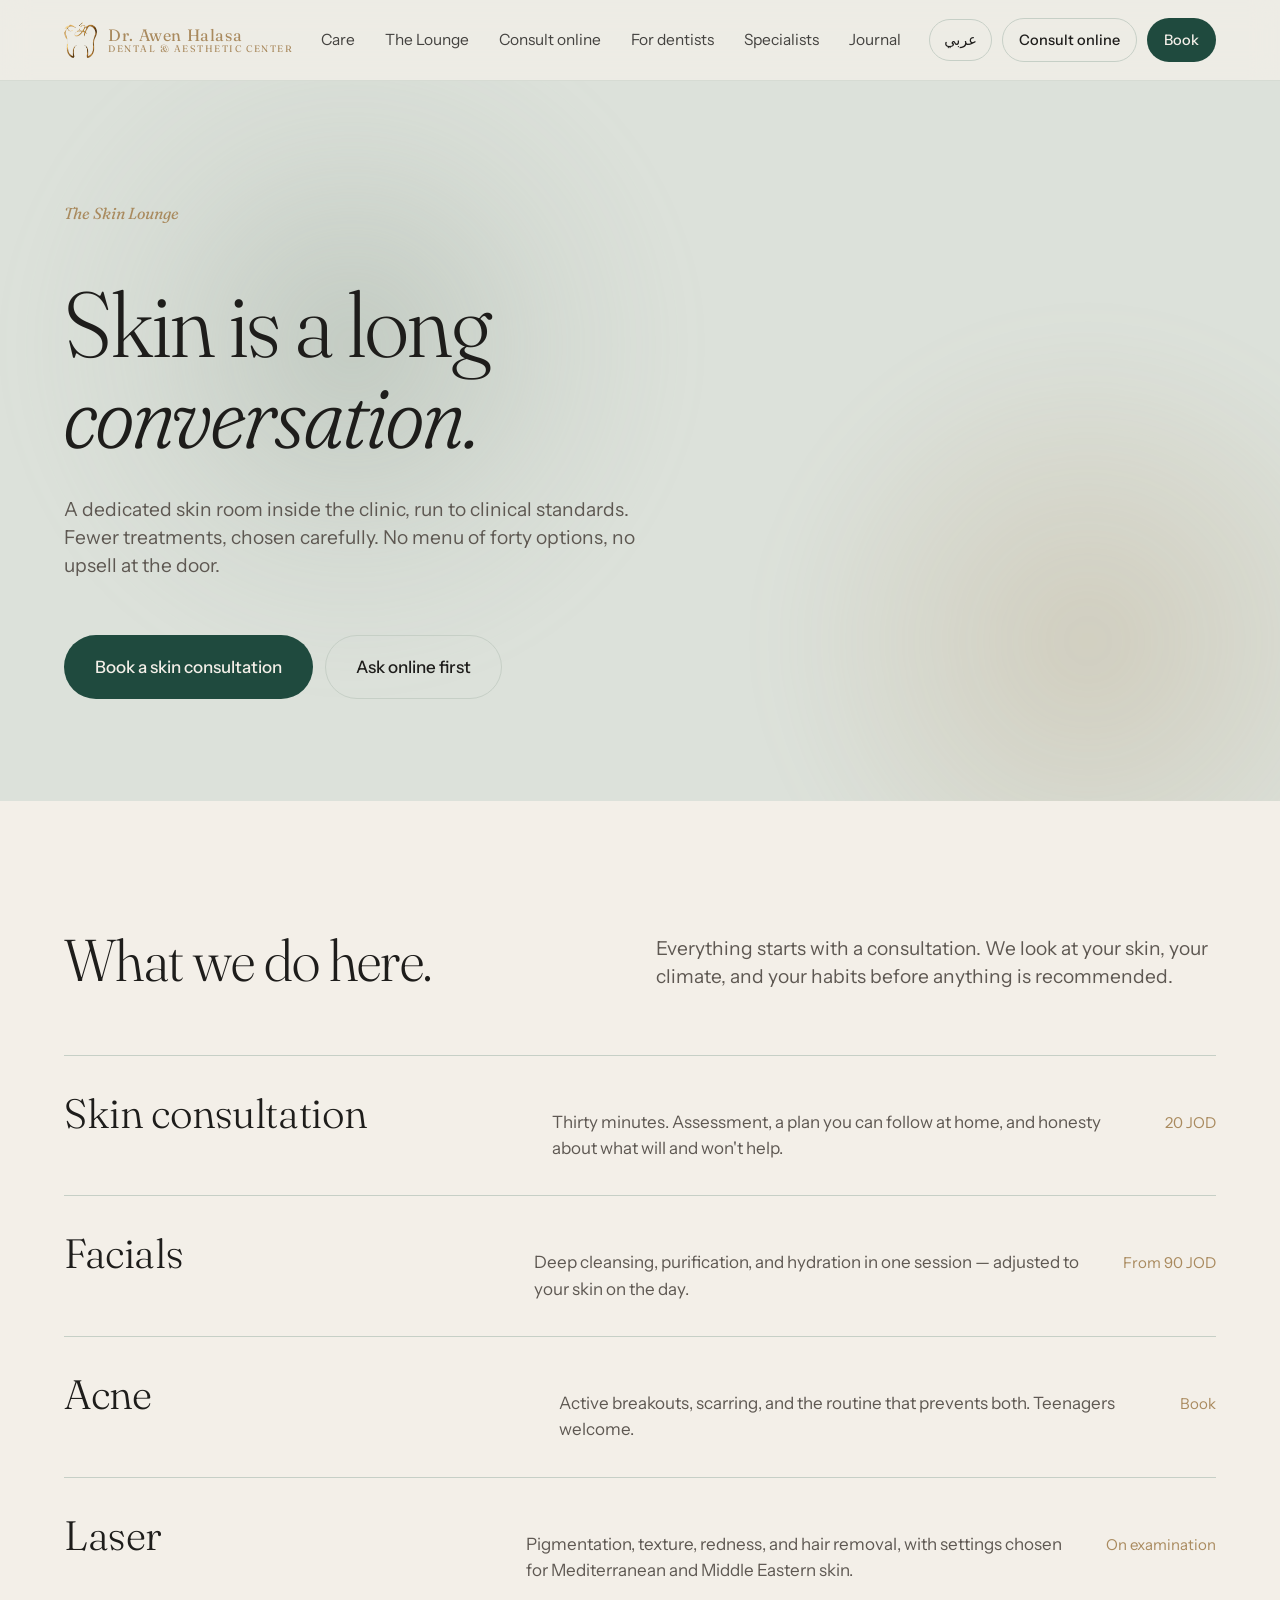
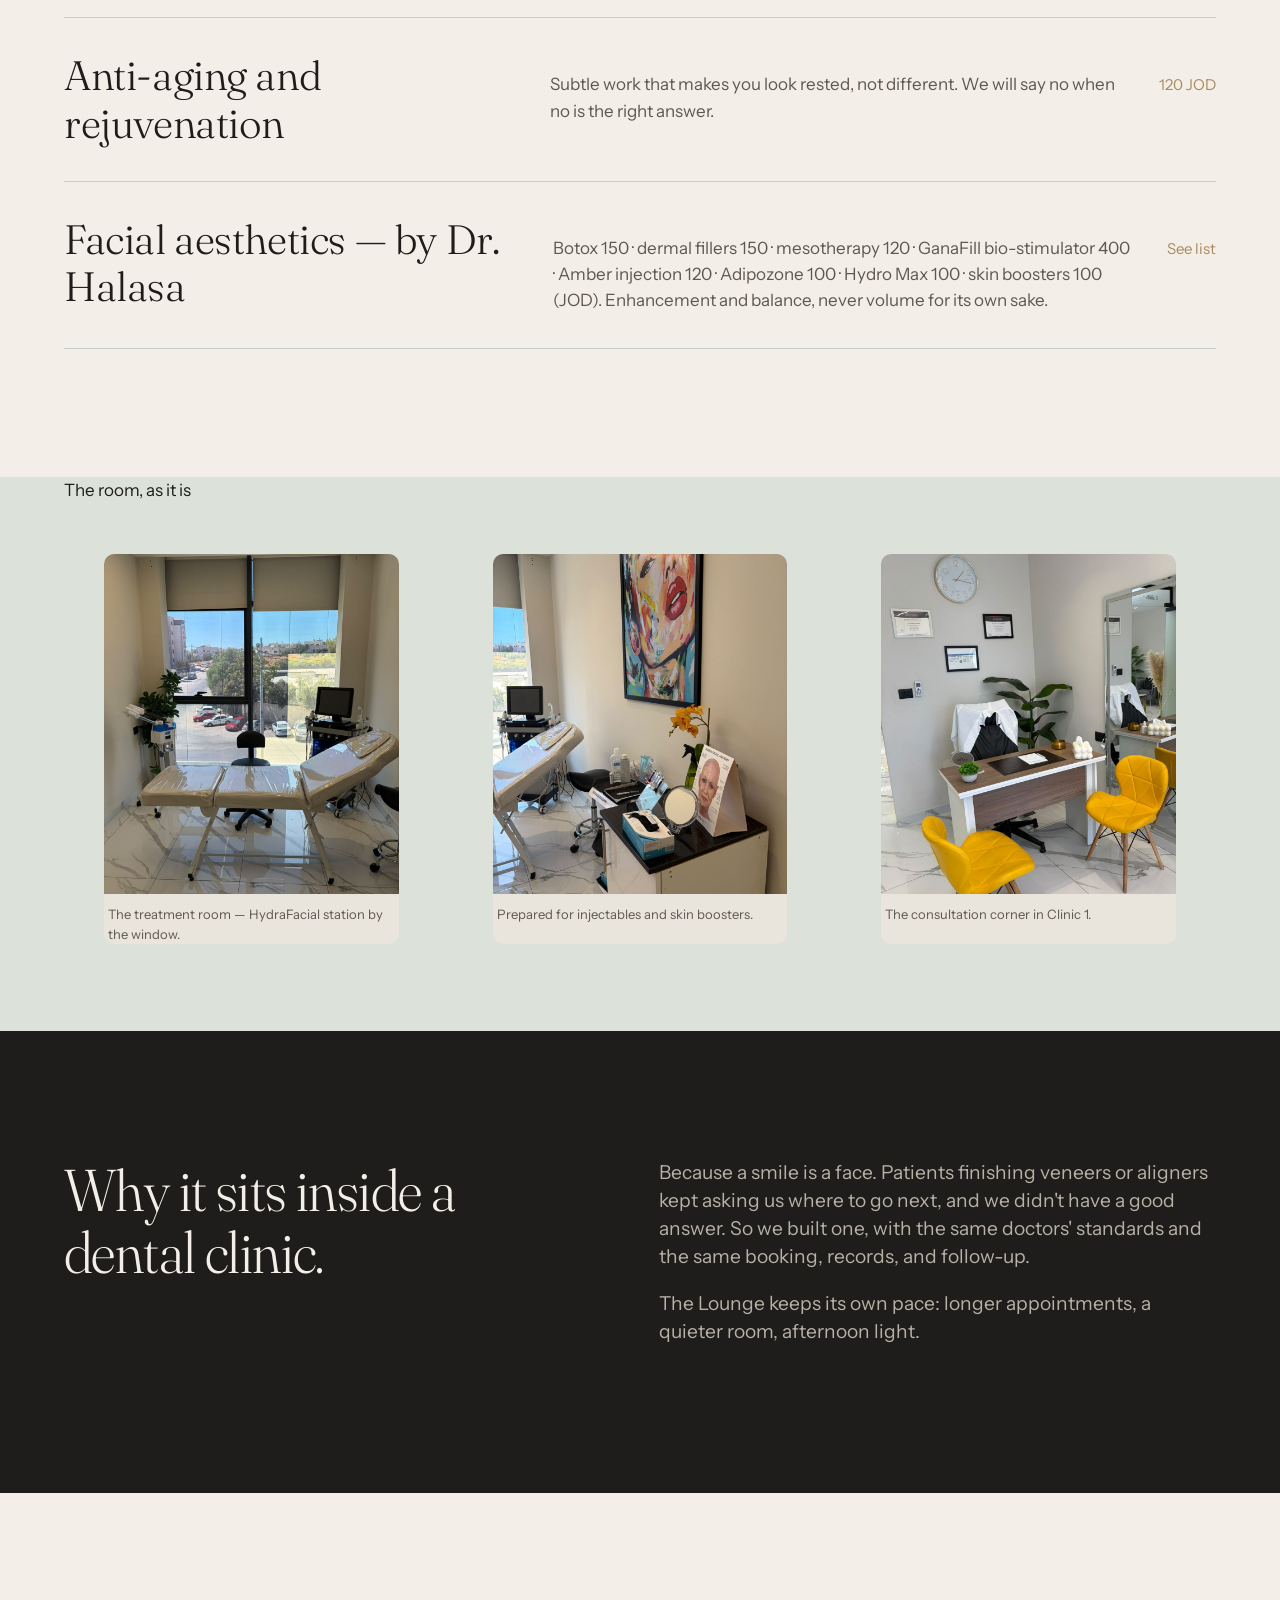
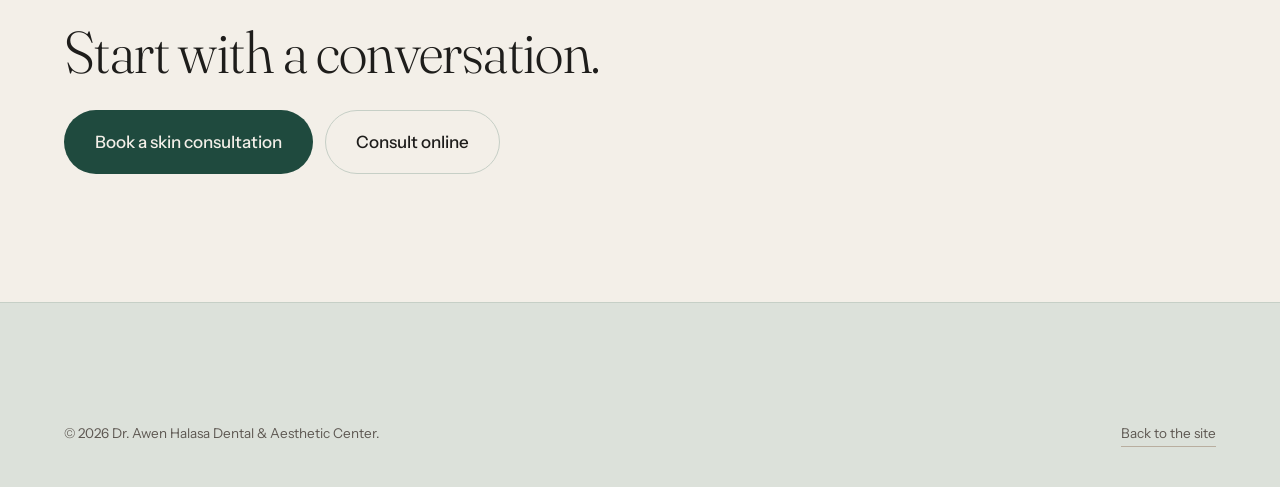
<file: lounge.html>
<!doctype html><html lang="en"><head><title>The Skin Lounge — Dr. Awen Halasa Center</title><meta charset="utf-8"><meta name="viewport" content="width=device-width,initial-scale=1">
<link rel="preconnect" href="https://fonts.googleapis.com"><link rel="preconnect" href="https://fonts.gstatic.com" crossorigin>
<link href="https://fonts.googleapis.com/css2?family=Fraunces:ital,opsz,wght,SOFT@0,9..144,300..500,0..100;1,9..144,300..500,0..100&family=Instrument+Sans:wght@400;500&display=swap" rel="stylesheet">
<link href="https://fonts.googleapis.com/css2?family=Amiri:ital,wght@0,400;0,700;1,400&family=IBM+Plex+Sans+Arabic:wght@400;500&display=swap" rel="stylesheet">
<link rel="stylesheet" href="css/style.css">
<link rel="icon" type="image/png" href="assets/brand/favicon-ah.png"></head>
<body class="sage-room">
<nav class="nav">
  <a class="brand brand-ah" href="index.html"><img src="assets/brand/ah-mark-sm.png" alt="AH mark" class="ah-logo"><span class="brand-txt"><b>Dr. Awen Halasa</b><i>Dental &amp; Aesthetic Center</i></span></a>
  <ul><li><a href="index.html#care">Care</a></li><li><a href="lounge.html">The Lounge</a></li><li><a href="consult.html">Consult online</a></li>
    <li><a href="pro.html">For dentists</a></li><li><a href="index.html#specialists">Specialists</a></li><li><a href="index.html#journal">Journal</a></li></ul>
  <div class="nav-actions"><button class="lang-toggle" id="langToggle" type="button" aria-label="عربي">عربي</button><a class="btn btn-ghost btn-sm" href="consult.html">Consult online</a><a class="btn btn-primary btn-sm" href="book.html">Book</a></div>
</nav>
<header class="hero sage-room" style="min-height:80vh">
  <div class="light"></div>
  <div class="wrap hero-inner">
    <p class="cap">The Skin Lounge</p>
    <h1>Skin is a long <em>conversation.</em></h1>
    <p class="lede" style="color:var(--text-2)">A dedicated skin room inside the clinic, run to clinical standards. Fewer treatments, chosen carefully. No menu of forty options, no upsell at the door.</p>
    <div class="hero-actions"><a class="btn btn-primary btn-lg" href="book.html?cat=skin">Book a skin consultation</a><a class="btn btn-ghost btn-lg" href="consult.html?cat=skin">Ask online first</a></div>
  </div>
</header>

<section class="day">
  <div class="wrap">
    <div class="section-head"><h2>What we do here.</h2><p class="lede">Everything starts with a consultation. We look at your skin, your climate, and your habits before anything is recommended.</p></div>
    <div class="services">
      <a class="service" href="book.html?cat=skin&concern=Skin%20consultation"><h3>Skin consultation</h3><p>Thirty minutes. Assessment, a plan you can follow at home, and honesty about what will and won't help.</p><span class="go">20 JOD</span></a>
      <a class="service" href="book.html?cat=skin&concern=Facial%20treatment"><h3>Facials</h3><p>Deep cleansing, purification, and hydration in one session — adjusted to your skin on the day.</p><span class="go">From 90 JOD</span></a>
      <a class="service" href="book.html?cat=skin&concern=Acne%20concerns"><h3>Acne</h3><p>Active breakouts, scarring, and the routine that prevents both. Teenagers welcome.</p><span class="go">Book</span></a>
      <a class="service" href="book.html?cat=skin&concern=Laser%20treatment"><h3>Laser</h3><p>Pigmentation, texture, redness, and hair removal, with settings chosen for Mediterranean and Middle Eastern skin.</p><span class="go">On examination</span></a>
      <a class="service" href="book.html?cat=skin&concern=Anti-aging"><h3>Anti-aging and rejuvenation</h3><p>Subtle work that makes you look rested, not different. We will say no when no is the right answer.</p><span class="go">120 JOD</span></a>
      <a class="service" href="book.html?cat=skin&concern=Botox"><h3>Facial aesthetics — by Dr. Halasa</h3><p>Botox 150 · dermal fillers 150 · mesotherapy 120 · GanaFill bio-stimulator 400 · Amber injection 120 · Adipozone 100 · Hydro Max 100 · skin boosters 100 (JOD). Enhancement and balance, never volume for its own sake.</p><span class="go">See list</span></a>
    </div>
  </div>
</section>
<section class="wrap" style="padding-block:0 70px">
  <p class="k" style="margin-bottom:6px">The room, as it is</p>
  <div class="lounge-gal">
    <figure><img src="assets/img/lounge-1.jpg" alt="Skin Lounge treatment room with HydraFacial station"><figcaption>The treatment room — HydraFacial station by the window.</figcaption></figure>
    <figure><img src="assets/img/lounge-2.jpg" alt="Skin Lounge treatments and products corner"><figcaption>Prepared for injectables and skin boosters.</figcaption></figure>
    <figure><img src="assets/img/lounge-3.jpg" alt="Clinic 1 consultation corner"><figcaption>The consultation corner in Clinic 1.</figcaption></figure>
  </div>
</section>


<section class="night">
  <div class="wrap grid g-12">
    <div class="span-5"><h2>Why it sits inside a dental clinic.</h2></div>
    <div class="span-6 start-7">
      <p class="lede">Because a smile is a face. Patients finishing veneers or aligners kept asking us where to go next, and we didn't have a good answer. So we built one, with the same doctors' standards and the same booking, records, and follow-up.</p>
      <p class="lede">The Lounge keeps its own pace: longer appointments, a quieter room, afternoon light.</p>
    </div>
  </div>
</section>

<section class="day">
  <div class="wrap" style="display:grid;gap:28px"><h2 style="max-width:16ch">Start with a conversation.</h2>
  <div class="hero-actions"><a class="btn btn-primary btn-lg" href="book.html?cat=skin">Book a skin consultation</a><a class="btn btn-ghost btn-lg" href="consult.html?cat=skin">Consult online</a></div></div>
</section>
<footer><div class="foot-bottom"><span>© 2026 Dr. Awen Halasa Dental & Aesthetic Center.</span><a class="link" href="index.html">Back to the site</a></div></footer>
<script src="js/main.js"></script>
<script src="js/i18n.js"></script>
</body></html>
</file>
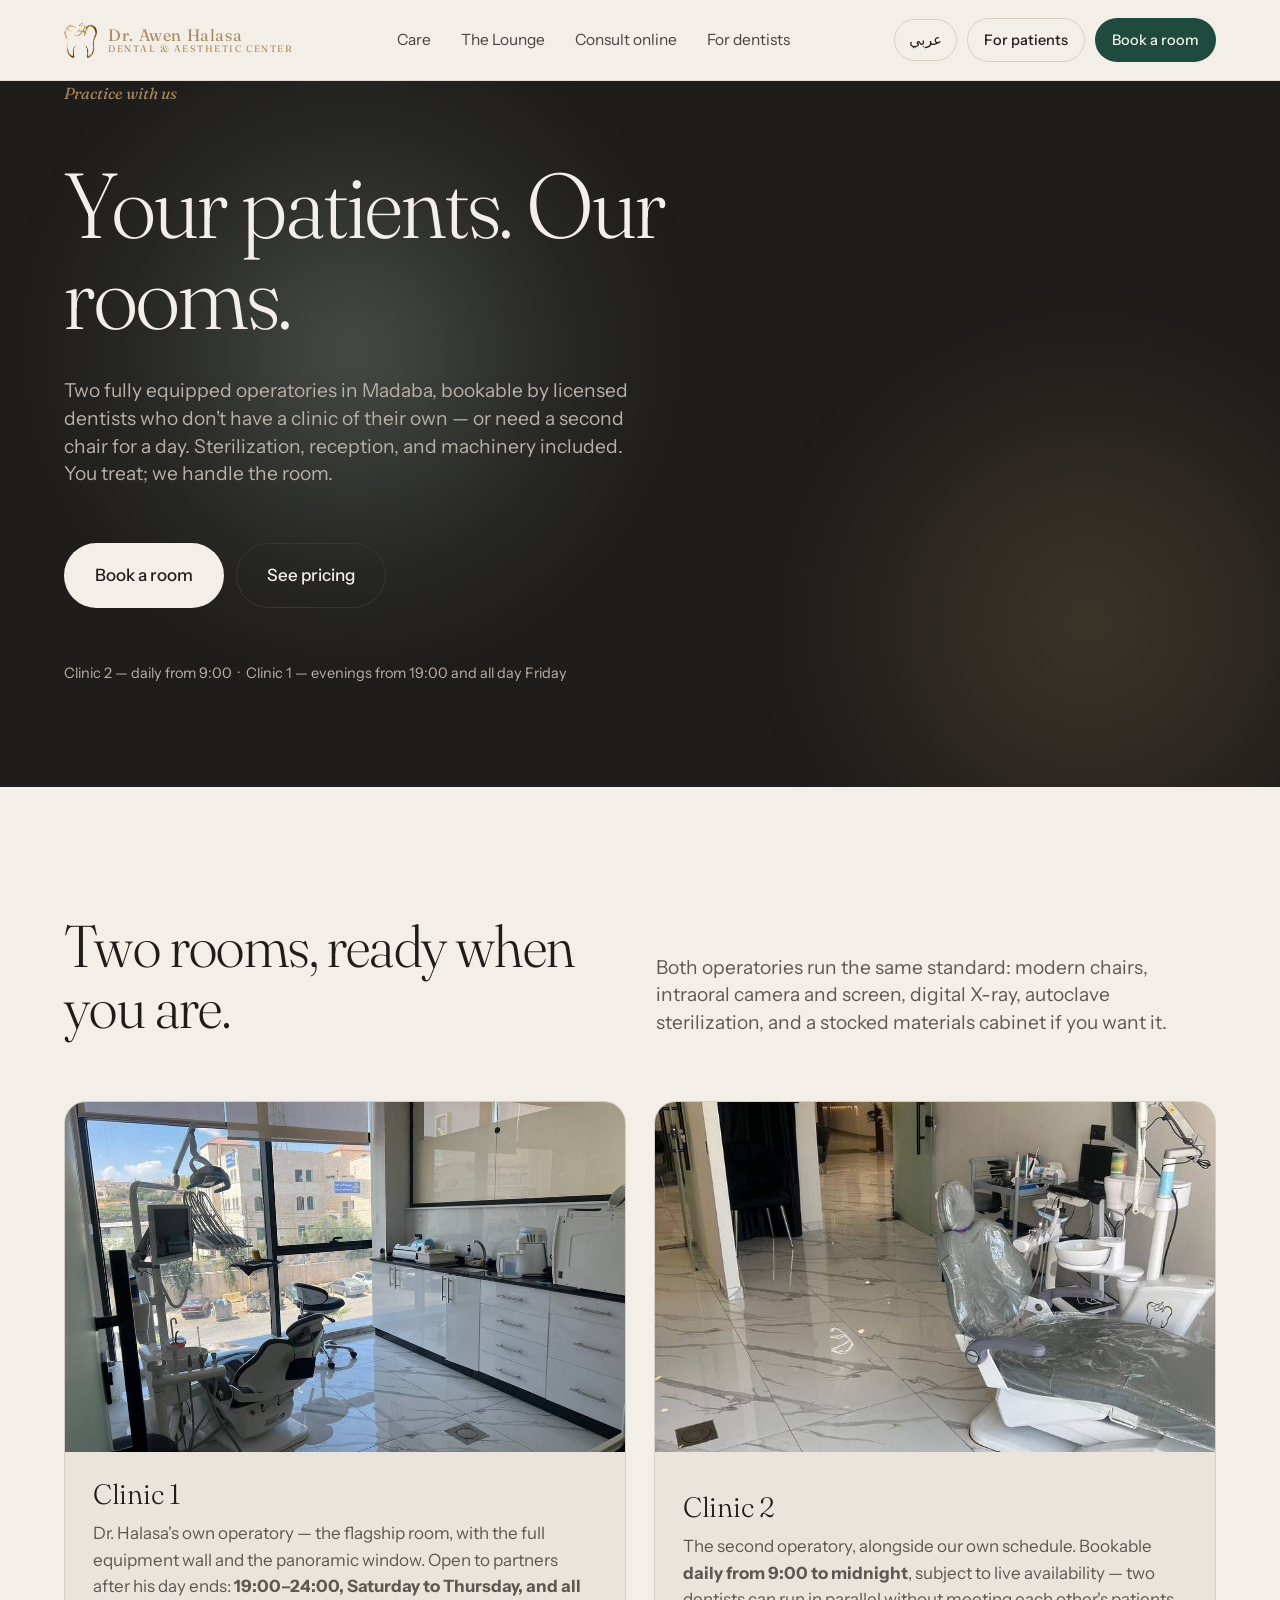
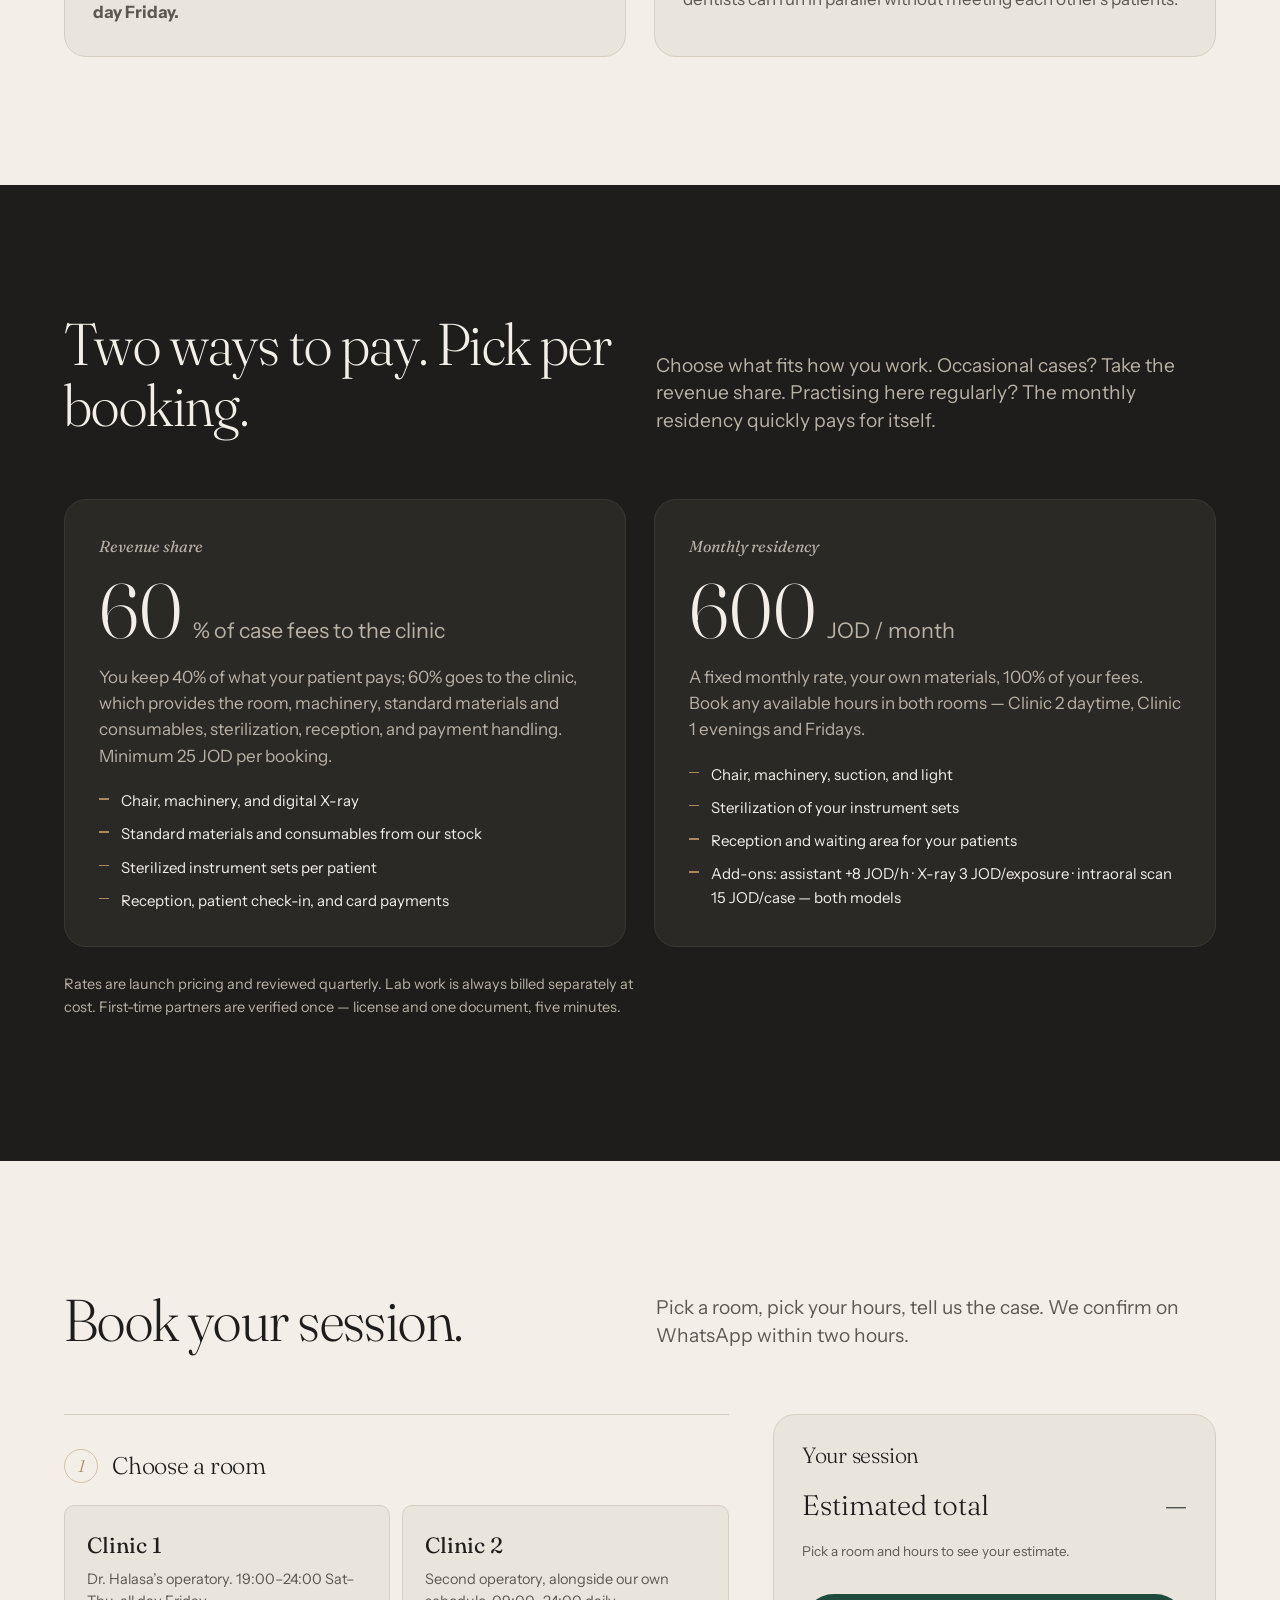
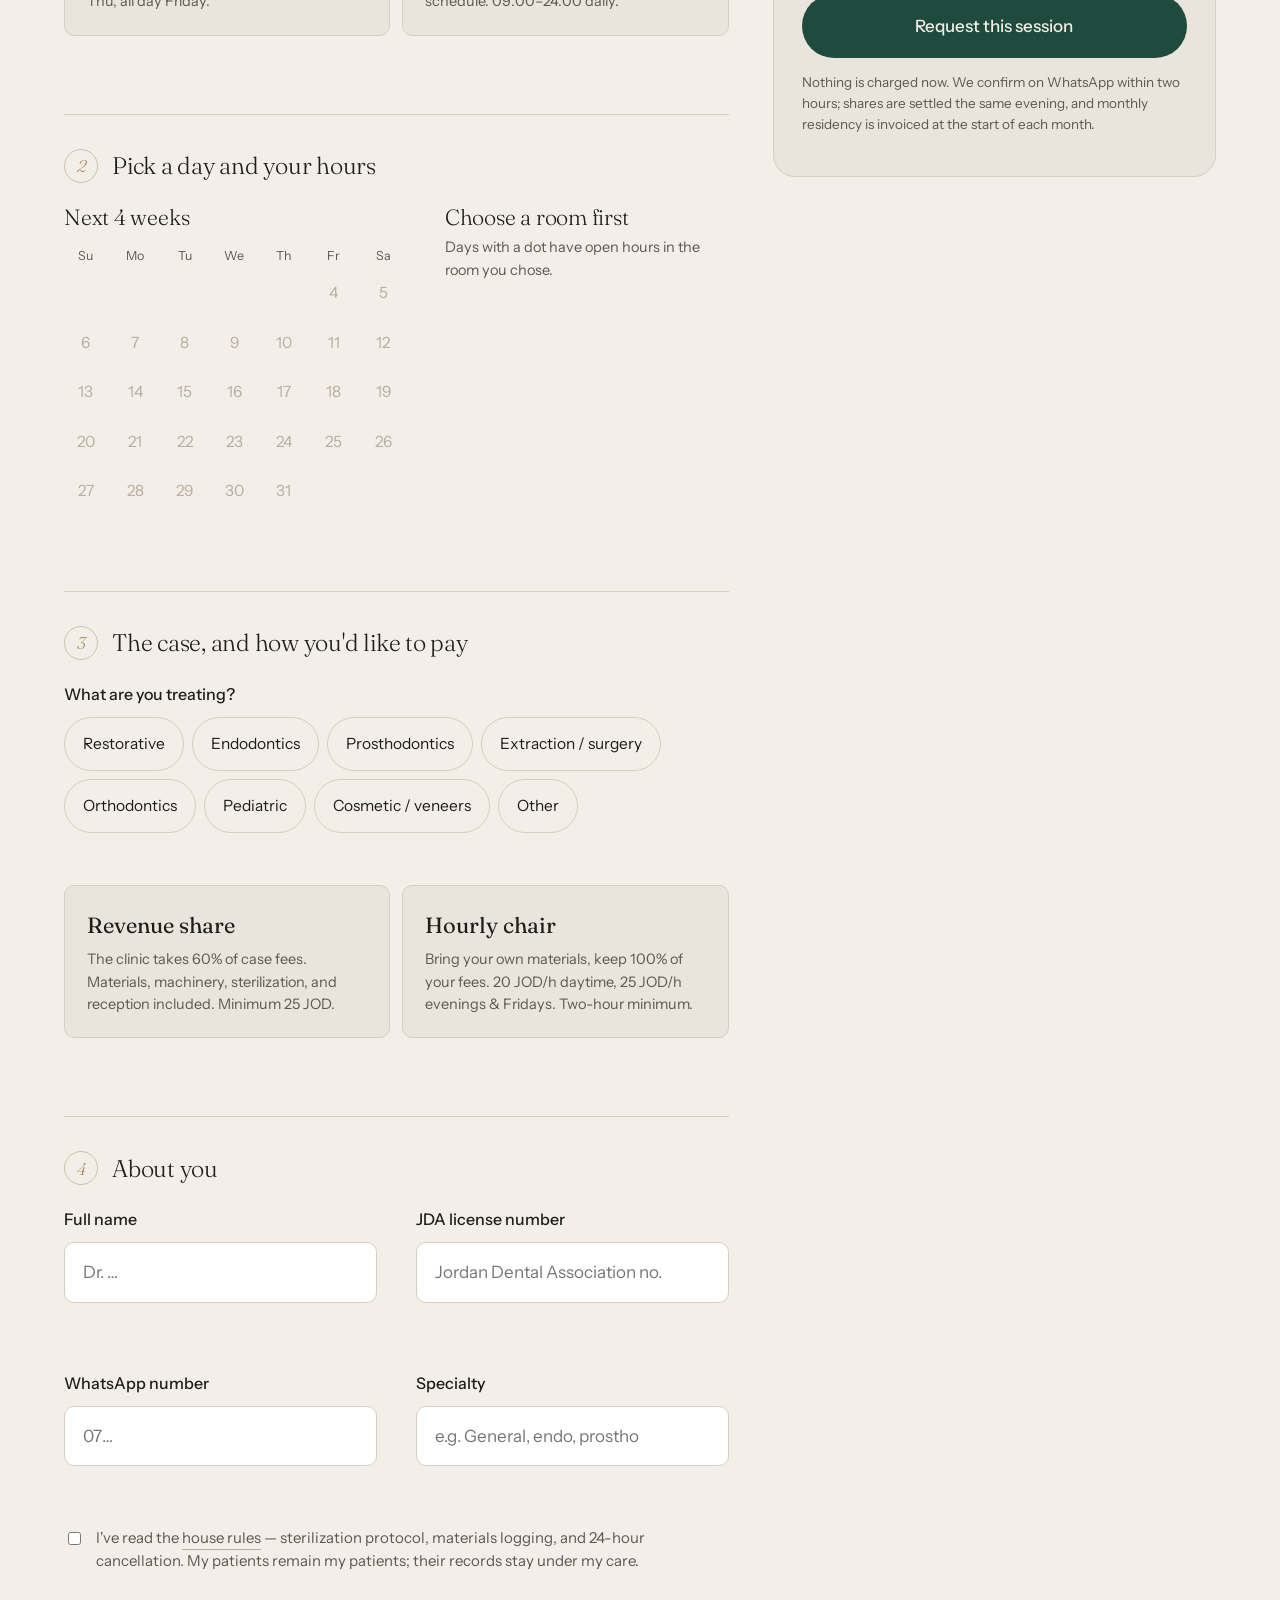
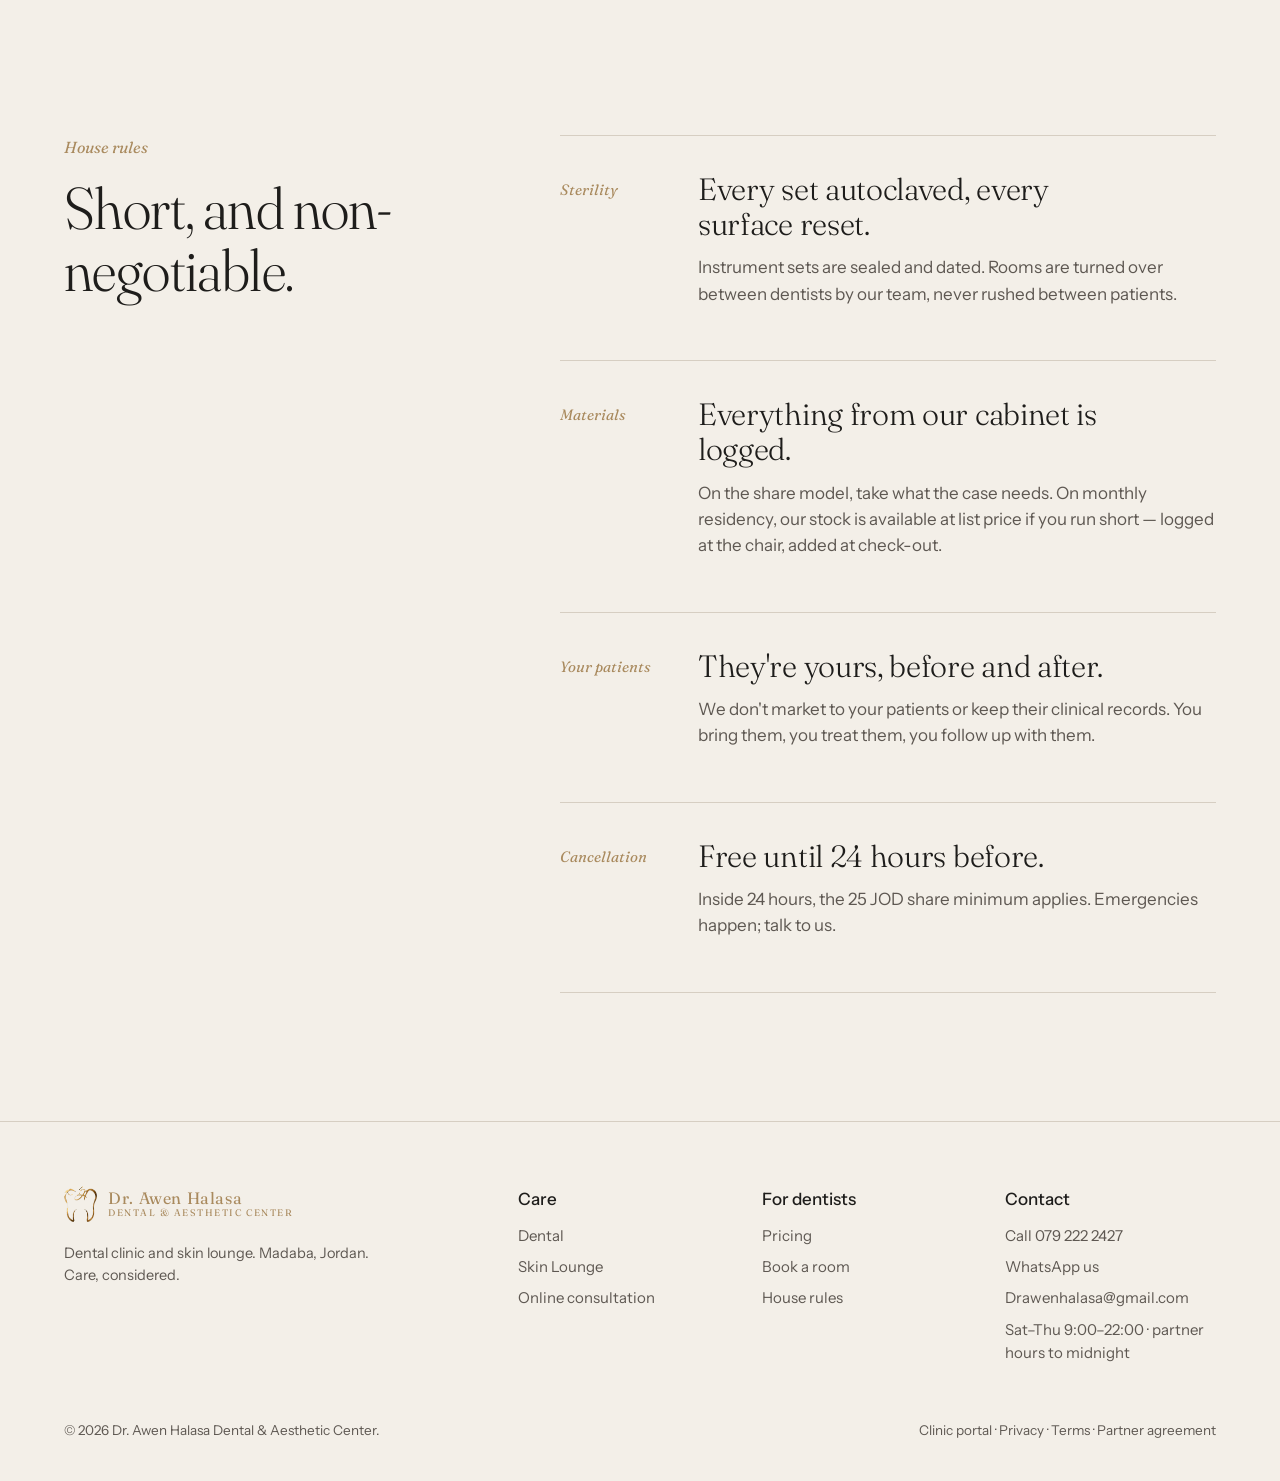
<file: pro.html>
<!doctype html>
<html lang="en">
<head>
<meta charset="utf-8"><meta name="viewport" content="width=device-width,initial-scale=1">
<title>Practice with us — Dr. Awen Halasa Center</title>
<meta name="description" content="Book a fully equipped operatory in Madaba on a revenue share or monthly residency. Two rooms, evening and Friday access, sterilization and reception included.">
<link rel="preconnect" href="https://fonts.googleapis.com"><link rel="preconnect" href="https://fonts.gstatic.com" crossorigin>
<link href="https://fonts.googleapis.com/css2?family=Fraunces:ital,opsz,wght,SOFT@0,9..144,300..500,0..100;1,9..144,300..500,0..100&family=Instrument+Sans:wght@400;500&display=swap" rel="stylesheet">
<link href="https://fonts.googleapis.com/css2?family=Amiri:ital,wght@0,400;0,700;1,400&family=IBM+Plex+Sans+Arabic:wght@400;500&display=swap" rel="stylesheet">
<link rel="stylesheet" href="css/style.css">
<link rel="icon" type="image/png" href="assets/brand/favicon-ah.png">
</head>
<body>

<nav class="nav">
  <a class="brand brand-ah" href="index.html"><img src="assets/brand/ah-mark-sm.png" alt="AH mark" class="ah-logo"><span class="brand-txt"><b>Dr. Awen Halasa</b><i>Dental &amp; Aesthetic Center</i></span></a>
  <ul>
    <li><a href="index.html#care">Care</a></li>
    <li><a href="lounge.html">The Lounge</a></li>
    <li><a href="consult.html">Consult online</a></li>
    <li><a href="pro.html">For dentists</a></li>
  </ul>
  <div class="nav-actions"><button class="lang-toggle" id="langToggle" type="button" aria-label="عربي">عربي</button>
    <a class="btn btn-ghost btn-sm" href="index.html">For patients</a>
    <a class="btn btn-primary btn-sm" href="#request">Book a room</a>
  </div>
</nav>

<header class="hero night" style="min-height:78vh">
  <div class="light"></div>
  <div class="wrap hero-inner">
    <p class="cap">Practice with us</p>
    <h1 style="max-width:14ch">Your patients. Our rooms.</h1>
    <p class="lede">Two fully equipped operatories in Madaba, bookable by licensed dentists who don't have a clinic of their own — or need a second chair for a day. Sterilization, reception, and machinery included. You treat; we handle the room.</p>
    <div class="hero-actions">
      <a class="btn btn-ivory btn-lg" href="#request">Book a room</a>
      <a class="btn btn-ghost btn-lg" href="#pricing">See pricing</a>
    </div>
    <div class="hero-foot">
      <span>Clinic 2 — daily from 9:00 &nbsp;·&nbsp; Clinic 1 — evenings from 19:00 and all day Friday</span>
    </div>
  </div>
</header>

<section class="day">
  <div class="wrap">
    <div class="section-head">
      <h2>Two rooms, ready when you are.</h2>
      <p class="lede">Both operatories run the same standard: modern chairs, intraoral camera and screen, digital X-ray, autoclave sterilization, and a stocked materials cabinet if you want it.</p>
    </div>
    <div class="rooms">
      <figure class="room-card">
        <img src="assets/img/room-1.jpg" alt="Clinic 1 — operatory with panoramic window, chair, and full cabinetry" loading="lazy">
        <figcaption>
          <h3>Clinic 1</h3>
          <p>Dr. Halasa's own operatory — the flagship room, with the full equipment wall and the panoramic window. Open to partners after his day ends: <b>19:00–24:00, Saturday to Thursday, and all day Friday.</b></p>
        </figcaption>
      </figure>
      <figure class="room-card">
        <img src="assets/img/clinic-2.jpg" alt="Clinic 2 — second operatory with chair and mobile cart" loading="lazy">
        <figcaption>
          <h3>Clinic 2</h3>
          <p>The second operatory, alongside our own schedule. Bookable <b>daily from 9:00 to midnight</b>, subject to live availability — two dentists can run in parallel without meeting each other's patients.</p>
        </figcaption>
      </figure>
    </div>
  </div>
</section>

<section id="pricing" class="night">
  <div class="wrap">
    <div class="section-head">
      <h2>Two ways to pay. Pick per booking.</h2>
      <p class="lede">Choose what fits how you work. Occasional cases? Take the revenue share. Practising here regularly? The monthly residency quickly pays for itself.</p>
    </div>
    <div class="models">
      <div class="model">
        <p class="cap">Revenue share</p>
        <div class="price">60<span>% of case fees to the clinic</span></div>
        <p>You keep 40% of what your patient pays; 60% goes to the clinic, which provides the room, machinery, standard materials and consumables, sterilization, reception, and payment handling. Minimum 25 JOD per booking.</p>
        <ul class="inc">
          <li>Chair, machinery, and digital X-ray</li>
          <li>Standard materials and consumables from our stock</li>
          <li>Sterilized instrument sets per patient</li>
          <li>Reception, patient check-in, and card payments</li>
        </ul>
      </div>
      <div class="model">
        <p class="cap">Monthly residency</p>
        <div class="price">600<span>JOD / month</span></div>
        <p>A fixed monthly rate, your own materials, 100% of your fees. Book any available hours in both rooms — Clinic 2 daytime, Clinic 1 evenings and Fridays.</p>
        <ul class="inc">
          <li>Chair, machinery, suction, and light</li>
          <li>Sterilization of your instrument sets</li>
          <li>Reception and waiting area for your patients</li>
          <li>Add-ons: assistant +8 JOD/h · X-ray 3 JOD/exposure · intraoral scan 15 JOD/case — both models</li>
        </ul>
      </div>
    </div>
    <p class="small" style="margin-top:26px">Rates are launch pricing and reviewed quarterly. Lab work is always billed separately at cost. First-time partners are verified once — license and one document, five minutes.</p>
  </div>
</section>

<section id="request" class="day">
  <div class="wrap">
    <div class="section-head">
      <h2>Book your session.</h2>
      <p class="lede">Pick a room, pick your hours, tell us the case. We confirm on WhatsApp within two hours.</p>
    </div>

    <div class="pro-flow">
      <!-- 1 room -->
      <div class="pro-step" id="p-room">
        <h3><span class="stepnum">1</span>Choose a room</h3>
        <div class="options" id="roomOpts" style="grid-template-columns:repeat(2,1fr)"></div>
      </div>

      <!-- 2 time -->
      <div class="pro-step" id="p-time">
        <h3><span class="stepnum">2</span>Pick a day and your hours</h3>
        <div class="cal">
          <div>
            <div class="cal-head"><h3 id="calLabel" style="font-size:22px">Next 4 weeks</h3></div>
            <div class="days" id="dows"></div>
            <div class="days" id="grid"></div>
          </div>
          <div class="times">
            <h3 id="dayLabel" style="font-size:22px">Choose a day first</h3>
            <span class="small" id="dayHint">Days with a dot have open hours in the room you chose.</span>
            <div class="hour-grid" id="hours"></div>
            <p class="tz small" id="hoursNote"></p>
          </div>
        </div>
      </div>

      <!-- 3 case + pricing -->
      <div class="pro-step" id="p-case">
        <h3><span class="stepnum">3</span>The case, and how you'd like to pay</h3>
        <div class="field"><label>What are you treating?</label>
          <div class="seg" id="caseTypes"></div>
        </div>
        <div class="options" id="payModels" style="grid-template-columns:repeat(2,1fr)"></div>

        <div id="shareFields" class="model-fields">
          <div class="field"><label for="caseFee">Expected total case fees (JOD)</label>
            <input type="text" id="caseFee" inputmode="numeric" placeholder="e.g. 400">
            <span class="hint">What your patient(s) will pay in this session. The split is settled the same evening.</span>
          </div>
        </div>
        <div id="hourFields" class="model-fields">
          <div class="field"><label>Add-ons</label>
            <div class="seg">
              <button class="pill" data-addon="assist" type="button">Chairside assistant · +8 JOD/h</button>
              <button class="pill" data-addon="scan" type="button">Intraoral scanner · 15 JOD</button>
            </div>
            <span class="hint">X-rays are billed as taken, 3 JOD per exposure — no need to pre-book.</span>
          </div>
        </div>
      </div>

      <!-- 4 details -->
      <div class="pro-step" id="p-details">
        <h3><span class="stepnum">4</span>About you</h3>
        <div class="grid g-12">
          <div class="span-6"><div class="field"><label for="dName">Full name</label><input type="text" id="dName" autocomplete="name" placeholder="Dr. …"></div></div>
          <div class="span-6"><div class="field"><label for="dLic">JDA license number</label><input type="text" id="dLic" placeholder="Jordan Dental Association no."></div></div>
          <div class="span-6"><div class="field"><label for="dPhone">WhatsApp number</label><input type="tel" id="dPhone" autocomplete="tel" placeholder="07…"></div></div>
          <div class="span-6"><div class="field"><label for="dSpec">Specialty</label><input type="text" id="dSpec" placeholder="e.g. General, endo, prostho"></div></div>
        </div>
        <label class="agree"><input type="checkbox" id="agree">
          <span>I've read the <a class="link" href="#rules">house rules</a> — sterilization protocol, materials logging, and 24-hour cancellation. My patients remain my patients; their records stay under my care.</span></label>
      </div>

      <!-- estimate + submit -->
      <aside class="pro-estimate">
        <div class="sheet" id="estimate">
          <h3 style="font-size:22px;margin-bottom:14px">Your session</h3>
          <div id="estRows"></div>
          <div class="total"><span>Estimated total</span><span id="estTotal">—</span></div>
          <p class="pay-note" id="estNote">Pick a room and hours to see your estimate.</p>
          <button class="btn btn-primary btn-lg" id="submit" style="width:100%;justify-content:center;margin-top:18px" disabled>Request this session</button>
          <p class="pay-note">Nothing is charged now. We confirm on WhatsApp within two hours; shares are settled the same evening, and monthly residency is invoiced at the start of each month.</p>
        </div>
      </aside>
    </div>

    <!-- success -->
    <div class="pro-done" id="proDone" hidden>
      <div class="tick"><svg width="28" height="28" viewBox="0 0 24 24" fill="none"><path d="M4 12.5l5 5L20 6.5" stroke="#F3EFE8" stroke-width="2.5" stroke-linecap="round" stroke-linejoin="round"/></svg></div>
      <h2>Request sent.</h2>
      <p class="lede" id="doneText">We'll confirm on WhatsApp within two hours. First time with us? Bring your JDA card to check-in — verification takes five minutes, once.</p>
      <div class="actions-row">
        <a class="btn btn-primary" href="pro.html">Book another session</a>
        <a class="btn btn-ghost" href="index.html">Back to the site</a>
      </div>
    </div>
  </div>
</section>

<section id="rules" class="day" style="padding-top:0">
  <div class="wrap grid g-12">
    <div class="span-4"><p class="cap">House rules</p><h2>Short, and non-negotiable.</h2></div>
    <div class="span-7 start-6">
      <div class="statement"><span class="k">Sterility</span><div><h3>Every set autoclaved, every surface reset.</h3><p>Instrument sets are sealed and dated. Rooms are turned over between dentists by our team, never rushed between patients.</p></div></div>
      <div class="statement"><span class="k">Materials</span><div><h3>Everything from our cabinet is logged.</h3><p>On the share model, take what the case needs. On monthly residency, our stock is available at list price if you run short — logged at the chair, added at check-out.</p></div></div>
      <div class="statement"><span class="k">Your patients</span><div><h3>They're yours, before and after.</h3><p>We don't market to your patients or keep their clinical records. You bring them, you treat them, you follow up with them.</p></div></div>
      <div class="statement"><span class="k">Cancellation</span><div><h3>Free until 24 hours before.</h3><p>Inside 24 hours, the 25 JOD share minimum applies. Emergencies happen; talk to us.</p></div></div>
    </div>
  </div>
</section>

<footer>
  <div class="foot">
    <div><a class="brand brand-ah" href="index.html"><img src="assets/brand/ah-mark-sm.png" alt="AH mark" class="ah-logo"><span class="brand-txt"><b>Dr. Awen Halasa</b><i>Dental &amp; Aesthetic Center</i></span></a><p class="small" style="margin-top:14px;max-width:32ch">Dental clinic and skin lounge. Madaba, Jordan. Care, considered.</p></div>
    <div><h4>Care</h4><ul><li><a href="book.html?cat=dental">Dental</a></li><li><a href="lounge.html">Skin Lounge</a></li><li><a href="consult.html">Online consultation</a></li></ul></div>
    <div><h4>For dentists</h4><ul><li><a href="#pricing">Pricing</a></li><li><a href="#request">Book a room</a></li><li><a href="#rules">House rules</a></li></ul></div>
    <div><h4>Contact</h4><ul><li><a href="tel:+962792222427">Call 079 222 2427</a></li><li><a href="https://wa.me/962792222427" target="_blank" rel="noopener">WhatsApp us</a></li><li><a href="mailto:Drawenhalasa@gmail.com">Drawenhalasa@gmail.com</a></li><li>Sat–Thu 9:00–22:00 · partner hours to midnight</li></ul></div>
  </div>
  <div class="foot-bottom"><span>© 2026 Dr. Awen Halasa Dental & Aesthetic Center.</span><span><a href="admin.html">Clinic portal</a> · Privacy · Terms · Partner agreement</span></div>
</footer>

<div class="toast" id="toast"></div>
<script src="js/pro.js"></script>
<script src="js/i18n.js"></script>
</body>
</html>
</file>
<file: css/style.css>
/* ORA — design system v0.1
   Type: Fraunces (display) + Instrument Sans (interface)
   Base: warm charcoal / ivory / stone / sage / emerald / brass */

:root{
  --ink:#1E1D1B;        /* warm charcoal — primary surface (night) and text */
  --ink-2:#2B2926;      /* raised charcoal */
  --ivory:#F3EFE8;      /* primary light surface (day) */
  --mist:#E9E4DC;       /* secondary light surface */
  --stone:#D6CEC2;      /* borders, muted fills */
  --stone-2:#B9AE9F;    /* muted text on light */
  --sage:#93A296;       /* lounge, secondary accent */
  --emerald:#1F4A3E;    /* primary interactive */
  --emerald-2:#2A5F50;  /* hover */
  --brass:#A98A5E;      /* warm metallic accent — used sparingly */
  --success:#2F6B4F;
  --warning:#B7853A;
  --error:#A63D3D;
  --text:var(--ink);
  --text-2:#5E5852;
  --bg:var(--ivory);
  --surface:var(--mist);
  --line:var(--stone);

  --serif:"Fraunces", Georgia, serif;
  --sans:"Instrument Sans", system-ui, -apple-system, sans-serif;

  --gutter:clamp(20px, 5vw, 72px);
  --measure:60ch;
  --r-s:4px; --r-m:10px; --r-l:22px;
  --ease:cubic-bezier(.2,.7,.2,1);
}

*{box-sizing:border-box}
html{scroll-behavior:smooth}
body{
  margin:0; background:var(--bg); color:var(--text);
  font-family:var(--sans); font-size:17px; line-height:1.55;
  -webkit-font-smoothing:antialiased; text-rendering:optimizeLegibility;
}
img,svg{display:block;max-width:100%}
a{color:inherit;text-decoration:none}
button{font:inherit;color:inherit;background:none;border:0;cursor:pointer}
:focus-visible{outline:2px solid var(--brass);outline-offset:3px}
::selection{background:var(--sage);color:var(--ink)}

.night{background:var(--ink);color:var(--ivory);--text:var(--ivory);--text-2:#B8B1A6;--line:#3A3733;--surface:var(--ink-2)}
.day{background:var(--ivory);color:var(--ink)}
.sage-room{background:#DCE1DA;color:var(--ink);--line:#C6CFC6;--surface:#E8ECE6}

/* ---------- type ---------- */
h1,h2,h3,.display{font-family:var(--serif);font-weight:300;letter-spacing:-.01em;margin:0}
h1{font-size:clamp(44px,7.2vw,112px);line-height:.98;font-variation-settings:"opsz" 144,"SOFT" 40}
h2{font-size:clamp(34px,4.6vw,66px);line-height:1.04;font-variation-settings:"opsz" 96,"SOFT" 30}
h3{font-size:clamp(24px,2.4vw,32px);line-height:1.15;font-variation-settings:"opsz" 48}
h4{font-family:var(--sans);font-weight:500;font-size:17px;margin:0}
em{font-style:italic;font-variation-settings:"opsz" 144,"SOFT" 80}
p{margin:0 0 1em;max-width:var(--measure)}
.lede{font-size:clamp(19px,1.5vw,23px);line-height:1.45;color:var(--text-2)}
.small{font-size:14.5px;color:var(--text-2)}
.serif{font-family:var(--serif);font-weight:300}

/* ---------- layout ---------- */
.wrap{padding-inline:var(--gutter);max-width:1480px;margin-inline:auto}
section{padding-block:clamp(72px,10vw,150px)}
.grid{display:grid;gap:clamp(24px,3vw,48px)}
.g-12{grid-template-columns:repeat(12,1fr)}
.span-4{grid-column-end:span 4}.span-5{grid-column-end:span 5}.span-6{grid-column-end:span 6}.span-7{grid-column-end:span 7}.span-8{grid-column-end:span 8}
.start-2{grid-column-start:2}.start-3{grid-column-start:3}.start-5{grid-column-start:5}.start-6{grid-column-start:6}.start-7{grid-column-start:7}
@media (max-width:900px){.g-12>*{grid-column:1 / -1 !important}}

.rule{border:0;border-top:1px solid var(--line);margin:0}

/* ---------- nav ---------- */
.nav{position:sticky;top:0;z-index:50;display:flex;align-items:center;justify-content:space-between;
  padding:18px var(--gutter);backdrop-filter:blur(14px);-webkit-backdrop-filter:blur(14px);
  background:color-mix(in srgb,var(--bg) 78%,transparent);border-bottom:1px solid color-mix(in srgb,var(--line) 60%,transparent)}
.night .nav,.nav.on-night{background:color-mix(in srgb,#1E1D1B 72%,transparent)}
.brand{font-family:var(--serif);font-size:30px;font-weight:400;letter-spacing:.02em;line-height:1;font-variation-settings:"opsz" 48}
.brand span{color:var(--brass)}
.nav ul{display:flex;gap:30px;list-style:none;margin:0;padding:0;font-size:15.5px}
.nav ul a{opacity:.82}.nav ul a:hover{opacity:1}
.nav-actions{display:flex;gap:10px;align-items:center}
@media (max-width:900px){.nav ul{display:none}}

/* ---------- buttons ---------- */
.btn{display:inline-flex;align-items:center;gap:10px;padding:14px 22px;border-radius:999px;font-weight:500;font-size:15.5px;
  transition:background .25s var(--ease),color .25s,transform .25s var(--ease),border-color .25s;border:1px solid transparent;white-space:nowrap}
.btn:active{transform:translateY(1px)}
.btn-primary{background:var(--emerald);color:var(--ivory)}.btn-primary:hover{background:var(--emerald-2)}
.btn-ghost{border-color:var(--line);color:inherit}.btn-ghost:hover{border-color:var(--text);}
.btn-ivory{background:var(--ivory);color:var(--ink)}.btn-ivory:hover{background:#fff}
.btn-sm{padding:10px 16px;font-size:14.5px}
.btn-lg{padding:18px 30px;font-size:17px}
.link{border-bottom:1px solid var(--stone-2);padding-bottom:2px;transition:border-color .2s}.link:hover{border-color:currentColor}

/* ---------- hero ---------- */
.hero{position:relative;overflow:hidden;min-height:92vh;display:grid;align-items:end;padding-bottom:clamp(56px,8vw,110px)}
.hero .light{position:absolute;inset:0;pointer-events:none}
.hero .light::before{content:"";position:absolute;left:-10%;top:-30%;width:75vw;height:75vw;border-radius:50%;
  background:radial-gradient(closest-side, rgba(147,162,150,.35), rgba(147,162,150,.08) 45%, transparent 70%);
  filter:blur(24px);animation:breathe 14s ease-in-out infinite alternate}
.hero .light::after{content:"";position:absolute;right:-20%;bottom:-40%;width:70vw;height:70vw;border-radius:50%;
  background:radial-gradient(closest-side, rgba(169,138,94,.22), transparent 70%);filter:blur(30px);animation:breathe 18s ease-in-out infinite alternate-reverse}
@keyframes breathe{from{transform:translate3d(0,0,0) scale(1)}to{transform:translate3d(4vw,3vw,0) scale(1.12)}}
.hero .wrap{width:100%}
.hero-inner{position:relative;display:grid;gap:36px}
.hero h1{max-width:12ch}
.hero .lede{max-width:44ch}
.hero-actions{display:flex;gap:12px;flex-wrap:wrap;align-items:center}
.hero-foot{display:flex;justify-content:space-between;gap:24px;flex-wrap:wrap;font-size:14.5px;color:var(--text-2);margin-top:18px}
.pain-note{display:inline-flex;gap:10px;align-items:center;color:var(--ivory)}
.pain-note b{font-weight:500}
.dot{width:8px;height:8px;border-radius:50%;background:var(--brass);box-shadow:0 0 0 0 rgba(169,138,94,.6);animation:pulse 2.6s infinite}
@keyframes pulse{70%{box-shadow:0 0 0 10px rgba(169,138,94,0)}100%{box-shadow:0 0 0 0 rgba(169,138,94,0)}}

/* ---------- editorial services list ---------- */
.services{display:grid;grid-template-columns:1fr;border-top:1px solid var(--line)}
.service{display:grid;grid-template-columns:1.1fr 1.4fr auto;gap:32px;align-items:baseline;padding:34px 0;border-bottom:1px solid var(--line);transition:padding-left .35s var(--ease)}
.service:hover{padding-left:12px}
.service h3{font-size:clamp(28px,3.2vw,44px)}
.service p{margin:0;color:var(--text-2)}
.service .go{font-size:15px;color:var(--brass)}
@media (max-width:800px){.service{grid-template-columns:1fr;gap:10px}}

/* ---------- statements ---------- */
.statement{display:grid;grid-template-columns:auto 1fr;gap:28px;align-items:start;padding:36px 0;border-top:1px solid var(--line)}
.statement:last-child{border-bottom:1px solid var(--line)}
.statement .k{font-family:var(--serif);font-size:15px;font-style:italic;color:var(--brass);width:11ch;padding-top:6px}
.statement h3{max-width:22ch}
.statement p{color:var(--text-2);margin-top:12px}
@media (max-width:700px){.statement{grid-template-columns:1fr;gap:8px}}

/* ---------- specialists ---------- */
.people{display:grid;grid-template-columns:repeat(4,1fr);gap:24px}
@media (max-width:1000px){.people{grid-template-columns:repeat(2,1fr)}}
@media (max-width:520px){.people{grid-template-columns:1fr}}
.person{display:grid;gap:14px}
.portrait{aspect-ratio:4/5;border-radius:var(--r-m);position:relative;overflow:hidden;
  background:linear-gradient(160deg,var(--mist),var(--stone));display:grid;place-items:center}
.night .portrait{background:linear-gradient(160deg,#2E2C29,#232220)}
.portrait span{font-family:var(--serif);font-size:64px;font-weight:300;color:var(--brass);font-variation-settings:"opsz" 144}
.portrait::after{content:"";position:absolute;inset:auto 0 0 0;height:45%;background:linear-gradient(to top,rgba(30,29,27,.25),transparent)}
.person .meta{font-size:14.5px;color:var(--text-2);line-height:1.5}
.person h4{font-size:19px;font-family:var(--serif);font-weight:400}

/* ---------- booking rail (homepage demo) ---------- */
.rail{display:grid;grid-template-columns:repeat(4,1fr);border:1px solid var(--line);border-radius:var(--r-l);overflow:hidden}
.rail > div{padding:28px;border-right:1px solid var(--line);min-height:210px;display:grid;align-content:space-between;gap:20px}
.rail > div:last-child{border-right:0}
.rail .step{font-family:var(--serif);font-style:italic;color:var(--brass);font-size:15px}
.rail h4{font-family:var(--serif);font-weight:400;font-size:24px}
.chips{display:flex;flex-wrap:wrap;gap:8px}
.chip{border:1px solid var(--line);border-radius:999px;padding:6px 12px;font-size:13.5px;color:var(--text-2)}
.chip.on{background:var(--emerald);color:var(--ivory);border-color:var(--emerald)}
@media (max-width:900px){.rail{grid-template-columns:1fr 1fr}.rail>div{border-bottom:1px solid var(--line)}.rail>div:nth-child(even){border-right:0}}
@media (max-width:520px){.rail{grid-template-columns:1fr}.rail>div{border-right:0}}

/* ---------- lounge block ---------- */
.lounge-visual{border-radius:var(--r-l);min-height:420px;position:relative;overflow:hidden;
  background:radial-gradient(120% 90% at 20% 20%,#B9C6BB 0%,#93A296 45%,#6F8073 100%)}
.lounge-visual::before{content:"";position:absolute;inset:0;background:radial-gradient(60% 50% at 75% 80%,rgba(243,239,232,.45),transparent 70%)}
.lounge-visual .caption{position:absolute;left:28px;bottom:24px;font-family:var(--serif);font-style:italic;color:var(--ivory);font-size:20px}

/* ---------- trust ---------- */
.stats{display:grid;grid-template-columns:repeat(3,1fr);gap:24px}
.stat .n{font-family:var(--serif);font-size:clamp(48px,6vw,88px);font-weight:300;line-height:1;font-variation-settings:"opsz" 144}
.stat p{color:var(--text-2);margin-top:8px;max-width:22ch}
@media (max-width:700px){.stats{grid-template-columns:1fr}}
.quotes{display:grid;grid-template-columns:repeat(3,1fr);gap:24px}
@media (max-width:900px){.quotes{grid-template-columns:1fr}}
.quote{padding:28px 0;border-top:1px solid var(--line)}
.quote p{font-family:var(--serif);font-size:22px;line-height:1.35;font-weight:300;font-variation-settings:"opsz" 48,"SOFT" 30}
.quote .who{font-size:14.5px;color:var(--text-2)}

/* ---------- journal ---------- */
.journal{display:grid;grid-template-columns:repeat(3,1fr);gap:28px}
@media (max-width:900px){.journal{grid-template-columns:1fr}}
.article{display:grid;gap:12px;padding-top:20px;border-top:1px solid var(--line)}
.article .tag{font-size:13.5px;color:var(--brass);font-family:var(--serif);font-style:italic}
.article h3{font-size:26px;font-weight:400}
.article p{color:var(--text-2);margin:0}

/* ---------- footer ---------- */
footer{padding:64px var(--gutter) 40px;border-top:1px solid var(--line)}
.foot{display:grid;grid-template-columns:2fr 1fr 1fr 1fr;gap:32px;font-size:15px}
.foot ul{list-style:none;padding:0;margin:0;display:grid;gap:8px;color:var(--text-2)}
.foot h4{margin-bottom:12px}
.foot-bottom{display:flex;justify-content:space-between;gap:16px;flex-wrap:wrap;margin-top:56px;color:var(--text-2);font-size:13.5px}
@media (max-width:800px){.foot{grid-template-columns:1fr 1fr}}

/* ---------- booking flow ---------- */
.flow{min-height:100vh;display:grid;grid-template-rows:auto 1fr auto}
.flow-top{display:flex;align-items:center;justify-content:space-between;padding:18px var(--gutter)}
.progress{height:2px;background:var(--line);position:relative}
.progress i{position:absolute;left:0;top:0;bottom:0;background:var(--emerald);transition:width .5s var(--ease)}
.flow-body{padding:clamp(40px,7vw,96px) var(--gutter) 60px;max-width:1120px;width:100%;margin-inline:auto}
.flow-foot{display:flex;justify-content:space-between;align-items:center;gap:12px;padding:18px var(--gutter);border-top:1px solid var(--line);position:sticky;bottom:0;background:color-mix(in srgb,var(--bg) 90%,transparent);backdrop-filter:blur(10px)}
.step-pane{display:none}.step-pane.active{display:block;animation:fadein .45s var(--ease)}
@keyframes fadein{from{opacity:0;transform:translateY(8px)}to{opacity:1;transform:none}}
.flow h2{margin-bottom:10px}
.flow .lede{margin-bottom:36px}

.options{display:grid;grid-template-columns:repeat(3,1fr);gap:12px}
@media (max-width:760px){.options{grid-template-columns:1fr}}
.opt{text-align:left;padding:22px;border:1px solid var(--line);border-radius:var(--r-m);background:var(--surface);transition:border-color .2s,background .2s,transform .2s var(--ease);display:grid;gap:6px}
.opt:hover{border-color:var(--stone-2)}
.opt.on{border-color:var(--emerald);background:#fff;box-shadow:inset 0 0 0 1px var(--emerald)}
.night .opt.on{background:#2B2926}
.opt b{font-family:var(--serif);font-weight:400;font-size:22px}
.opt span{font-size:14.5px;color:var(--text-2)}
.opt-grid{display:grid;grid-template-columns:repeat(auto-fill,minmax(210px,1fr));gap:10px;margin-top:24px}
.pill{padding:14px 18px;border:1px solid var(--line);border-radius:999px;text-align:left;font-size:15.5px;background:transparent;transition:.2s}
.pill:hover{border-color:var(--stone-2)}
.pill.on{background:var(--emerald);color:var(--ivory);border-color:var(--emerald)}

.field{display:grid;gap:10px;margin-bottom:30px}
.field label{font-weight:500;font-size:16px}
.field .hint{font-size:14px;color:var(--text-2)}
textarea,input[type=text],input[type=email],input[type=tel],select{
  width:100%;padding:16px 18px;border:1px solid var(--line);border-radius:var(--r-m);background:#fff;font:inherit;color:var(--ink);resize:vertical;transition:border-color .2s}
textarea:focus,input:focus,select:focus{border-color:var(--emerald);outline:none}
.seg{display:flex;gap:8px;flex-wrap:wrap}
.upload{border:1px dashed var(--stone-2);border-radius:var(--r-m);padding:26px;text-align:center;color:var(--text-2);font-size:15px;cursor:pointer;transition:.2s}
.upload:hover{border-color:var(--emerald);color:var(--ink)}
.upload input{display:none}

.doctors{display:grid;grid-template-columns:repeat(2,1fr);gap:12px}
@media (max-width:760px){.doctors{grid-template-columns:1fr}}
.doc{display:grid;grid-template-columns:88px 1fr;gap:18px;padding:18px;border:1px solid var(--line);border-radius:var(--r-m);text-align:left;background:var(--surface);transition:.2s;align-items:start}
.doc:hover{border-color:var(--stone-2)}
.doc.on{border-color:var(--emerald);background:#fff;box-shadow:inset 0 0 0 1px var(--emerald)}
.doc .portrait{width:88px;aspect-ratio:1;border-radius:8px}
.doc .portrait span{font-size:34px}
.doc b{font-family:var(--serif);font-weight:400;font-size:21px;display:block}
.doc .meta{font-size:14px;color:var(--text-2);line-height:1.5}
.doc .rec{display:inline-block;margin-top:6px;font-size:12.5px;color:var(--emerald);border:1px solid color-mix(in srgb,var(--emerald) 40%,transparent);border-radius:999px;padding:3px 9px}

/* calendar */
.cal{display:grid;grid-template-columns:1.2fr 1fr;gap:40px}
@media (max-width:860px){.cal{grid-template-columns:1fr}}
.cal-head{display:flex;justify-content:space-between;align-items:baseline;margin-bottom:16px}
.cal-head h3{font-size:26px}
.days{display:grid;grid-template-columns:repeat(7,1fr);gap:6px}
.dow{font-size:12.5px;color:var(--text-2);text-align:center;padding-bottom:6px}
.day-cell{aspect-ratio:1;border-radius:10px;display:grid;place-items:center;font-size:15.5px;position:relative;border:1px solid transparent;transition:.2s}
.day-cell.avail{background:var(--surface);cursor:pointer}
.day-cell.avail:hover{border-color:var(--stone-2)}
.day-cell.on{background:var(--emerald);color:var(--ivory)}
.day-cell.off{color:var(--stone-2)}
.day-cell.avail::after{content:"";position:absolute;bottom:7px;width:4px;height:4px;border-radius:50%;background:var(--sage)}
.day-cell.on::after{background:var(--ivory)}
.times h3{font-size:26px;margin-bottom:6px}
.times .small{margin-bottom:16px;display:block}
.slots{display:grid;grid-template-columns:repeat(3,1fr);gap:8px}
.slot{padding:13px 10px;border:1px solid var(--line);border-radius:10px;font-size:15px;text-align:center;background:transparent;transition:.2s}
.slot:hover{border-color:var(--stone-2)}
.slot.on{background:var(--emerald);color:var(--ivory);border-color:var(--emerald)}
.slot.taken{opacity:.35;text-decoration:line-through;cursor:not-allowed}
.tz{font-size:13.5px;color:var(--text-2);margin-top:14px}

/* summary */
.summary{display:grid;grid-template-columns:1.2fr 1fr;gap:40px}
@media (max-width:860px){.summary{grid-template-columns:1fr}}
.sheet{border:1px solid var(--line);border-radius:var(--r-l);padding:28px;background:var(--surface)}
.sheet .row{display:flex;justify-content:space-between;gap:16px;padding:12px 0;border-bottom:1px solid var(--line);font-size:15.5px}
.sheet .row:last-of-type{border-bottom:0}
.sheet .row span:first-child{color:var(--text-2)}
.sheet .total{display:flex;justify-content:space-between;margin-top:16px;font-family:var(--serif);font-size:28px;font-weight:300}
.pay-note{font-size:13.5px;color:var(--text-2);margin-top:14px}

/* confirmation */
.confirm{text-align:left;max-width:640px}
.confirm h1{font-size:clamp(40px,6vw,84px)}
.tick{width:64px;height:64px;border-radius:50%;background:var(--emerald);display:grid;place-items:center;margin-bottom:30px;animation:pop .5s var(--ease)}
@keyframes pop{from{transform:scale(.6);opacity:0}to{transform:none;opacity:1}}

/* emergency */
.emg{border:1px solid color-mix(in srgb,var(--brass) 55%,transparent);border-radius:var(--r-m);padding:18px 20px;display:flex;gap:16px;align-items:center;justify-content:space-between;flex-wrap:wrap;margin-bottom:36px;background:color-mix(in srgb,var(--brass) 8%,transparent)}
.emg p{margin:0}
.emg-pane .now{border:1px solid var(--emerald);border-radius:var(--r-l);padding:28px;background:#fff;display:grid;gap:10px}
.night .emg-pane .now{background:#2B2926}
.emg-pane .now .when{font-family:var(--serif);font-size:44px;font-weight:300;line-height:1}
.actions-row{display:flex;gap:12px;flex-wrap:wrap;margin-top:18px}

/* toast */
.toast{position:fixed;left:50%;bottom:24px;transform:translateX(-50%) translateY(20px);opacity:0;background:var(--ink);color:var(--ivory);padding:14px 20px;border-radius:999px;font-size:15px;transition:.35s var(--ease);pointer-events:none;z-index:99}
.toast.show{opacity:1;transform:translateX(-50%)}

/* hairline caption */
.cap{font-family:var(--serif);font-style:italic;color:var(--brass);font-size:16px;margin-bottom:18px}
.section-head{display:grid;grid-template-columns:1fr 1fr;gap:32px;align-items:end;margin-bottom:clamp(36px,5vw,64px)}
.section-head p{margin:0}
@media (max-width:800px){.section-head{grid-template-columns:1fr}}

@media (prefers-reduced-motion:reduce){*{animation:none !important;transition:none !important}}

/* ---------- real clinic media ---------- */
.gallery{display:grid;grid-template-columns:1.35fr 1fr 1fr;grid-template-rows:280px 280px;gap:14px}
.gallery .ph{border-radius:var(--r-m);overflow:hidden;position:relative}
.gallery .ph img,.gallery .ph video{width:100%;height:100%;object-fit:cover;display:block}
.gallery .ph:first-child{grid-row:span 2}
.gallery .cap-tag{position:absolute;left:16px;bottom:14px;font-family:var(--serif);font-style:italic;font-size:16px;color:var(--ivory);text-shadow:0 1px 8px rgba(30,29,27,.55)}
@media (max-width:900px){.gallery{grid-template-columns:1fr 1fr;grid-template-rows:auto}.gallery .ph{aspect-ratio:4/3}.gallery .ph:first-child{grid-column:span 2;grid-row:auto;aspect-ratio:16/10}}
.logo-badge{width:56px;height:56px;border-radius:12px;object-fit:cover}
.brand-lockup{display:flex;align-items:center;gap:16px}
.person .portrait img{width:100%;height:100%;object-fit:cover}
.lounge-visual img{position:absolute;inset:0;width:100%;height:100%;object-fit:cover}
.lounge-visual::before{z-index:1}
.lounge-visual .caption{z-index:2}

/* ---------- practice at ora ---------- */
.rooms{display:grid;grid-template-columns:1fr 1fr;gap:28px}
@media (max-width:860px){.rooms{grid-template-columns:1fr}}
.room-card{margin:0;display:grid;gap:0;border:1px solid var(--line);border-radius:var(--r-l);overflow:hidden;background:var(--surface)}
.room-card img{width:100%;aspect-ratio:16/10;object-fit:cover}
.room-card figcaption{padding:26px 28px 30px}
.room-card h3{font-size:28px;margin-bottom:10px}
.room-card p{margin:0;color:var(--text-2)}
.models{display:grid;grid-template-columns:1fr 1fr;gap:28px}
@media (max-width:860px){.models{grid-template-columns:1fr}}
.model{border:1px solid var(--line);border-radius:var(--r-l);padding:34px;background:var(--surface);display:grid;gap:14px;align-content:start}
.model .price{font-family:var(--serif);font-weight:300;font-size:clamp(52px,6vw,84px);line-height:1;font-variation-settings:"opsz" 144}
.model .price span{font-size:.28em;font-family:var(--sans);font-weight:400;color:var(--text-2);margin-left:10px}
.model p{color:var(--text-2);margin:0}
.model .inc{list-style:none;padding:0;margin:6px 0 0;display:grid;gap:10px;font-size:15px}
.model .inc li{padding-left:22px;position:relative}
.model .inc li::before{content:"";position:absolute;left:0;top:9px;width:10px;height:1.5px;background:var(--brass)}
.pro-flow{display:grid;grid-template-columns:1.5fr 1fr;gap:44px;align-items:start}
@media (max-width:980px){.pro-flow{grid-template-columns:1fr}}
.pro-flow > .pro-step{grid-column:1}
.pro-step{padding:34px 0;border-top:1px solid var(--line);display:grid;gap:22px}
.pro-step h3{font-size:24px;display:flex;align-items:center;gap:14px}
.stepnum{font-family:var(--serif);font-style:italic;font-size:17px;color:var(--brass);border:1px solid color-mix(in srgb,var(--brass) 45%,transparent);border-radius:50%;width:34px;height:34px;display:inline-grid;place-items:center;flex:none}
.hour-grid{display:grid;grid-template-columns:repeat(2,1fr);gap:8px;margin-top:14px}
.model-fields{display:none;margin-top:22px}
.model-fields.show{display:block}
.agree{display:flex;gap:12px;align-items:flex-start;font-size:15px;color:var(--text-2);margin-top:8px;cursor:pointer;max-width:60ch}
.agree input{margin-top:4px;accent-color:var(--emerald);width:17px;height:17px}
.pro-estimate{grid-column:2;grid-row:1 / span 4;position:sticky;top:96px}
@media (max-width:980px){.pro-estimate{grid-column:1;grid-row:auto;position:static}}
.pro-done{max-width:640px;padding:40px 0}

/* ---------- ORA wordmark ---------- */
.brand{display:inline-flex;align-items:baseline;gap:2px}
.o-tooth{width:1.05em;height:1.05em;align-self:center;color:currentColor;transform:translateY(.06em)}
.brand:hover .o-tooth path:last-of-type{d:path("M34 46 Q50 61 66 46")}
.wordmark{font-family:var(--serif);font-weight:400;letter-spacing:.04em;font-variation-settings:"opsz" 48}
.dot-b{color:var(--brass)}
.lang-toggle{font-size:14.5px;padding:9px 14px;border:1px solid var(--line);border-radius:999px;transition:.2s}
.lang-toggle:hover{border-color:var(--text)}

/* ---------- hero monogram ---------- */
.hero-mono{position:absolute;top:50%;inset-inline-end:clamp(16px,6vw,110px);transform:translateY(-50%);
  width:clamp(220px,26vw,420px);aspect-ratio:1;object-fit:cover;border-radius:26px;opacity:.9;
  -webkit-mask-image:radial-gradient(closest-side,#000 55%,transparent 100%);mask-image:radial-gradient(closest-side,#000 55%,transparent 100%)}
@media (max-width:1000px){.hero-mono{position:static;transform:none;width:150px;border-radius:18px;margin:0 var(--gutter);order:-1}
  .hero.night{align-items:center}.hero.night .wrap{margin-top:24px}}

/* ---------- Arabic / RTL ---------- */
html[lang=ar]{--serif:"Amiri",serif;--sans:"IBM Plex Sans Arabic",system-ui,sans-serif}
html[lang=ar] h1,html[lang=ar] h2,html[lang=ar] h3{letter-spacing:0;font-variation-settings:normal;font-weight:400;line-height:1.25}
html[lang=ar] h1{font-size:clamp(38px,6vw,88px)}
html[lang=ar] body{font-size:17.5px}
[dir=rtl] .statement .k{width:auto;min-width:8ch}
[dir=rtl] .service:hover{padding-left:0;padding-right:12px}
[dir=rtl] .hero-mono{inset-inline-end:auto;inset-inline-start:clamp(16px,6vw,110px)}

/* ---------- admin portal ---------- */
.gate{min-height:100vh;display:grid;place-items:center;background:var(--ink);padding:24px}
.gate-card{background:var(--ivory);border-radius:var(--r-l);padding:44px 40px;max-width:440px;width:100%}
.tab-link{font-size:15.5px;opacity:.75;padding:8px 2px;border-bottom:2px solid transparent}
.tab-link.on{opacity:1;border-color:var(--emerald)}
.badge{background:var(--error);color:#fff;border-radius:999px;font-size:11.5px;padding:2px 7px;margin-inline-start:4px}
.a-head{display:flex;justify-content:space-between;align-items:baseline;gap:20px;flex-wrap:wrap;margin-bottom:28px}
.a-controls{display:flex;gap:10px;align-items:center;flex-wrap:wrap}
.a-controls select{width:auto;padding:10px 14px}
.a-cols{display:grid;grid-template-columns:1fr 1fr;gap:36px}
@media (max-width:860px){.a-cols{grid-template-columns:1fr}}
.a-room{font-family:var(--serif);font-weight:400;font-size:21px;margin-bottom:14px}
.a-list{display:grid;gap:8px}
.a-row{display:grid;grid-template-columns:auto 1fr auto;gap:16px;align-items:center;padding:14px 18px;border:1px solid var(--line);border-radius:var(--r-m);background:var(--surface)}
.a-row.req{grid-template-columns:1fr auto}
.a-time{font-family:var(--serif);font-size:19px;font-weight:400;min-width:5ch}
.a-tag{font-size:12.5px;border-radius:999px;padding:3px 10px;border:1px solid var(--line);color:var(--text-2)}
.a-tag.partner{border-color:color-mix(in srgb,var(--brass) 55%,transparent);color:var(--brass)}
.a-tag.done{border-color:color-mix(in srgb,var(--success) 45%,transparent);color:var(--success)}
.a-actions{display:flex;gap:8px}
.a-day{display:grid;gap:6px;max-width:820px}
.a-hour{display:grid;grid-template-columns:64px 1fr;gap:12px;align-items:stretch}
.a-hour>span{font-size:14px;color:var(--text-2);padding-top:12px}
.a-slot{border:1px solid var(--line);border-radius:10px;padding:12px 16px;text-align:left;font-size:14.5px;display:grid;gap:2px}
.a-slot.free{color:var(--text-2);background:transparent;transition:.15s}
.a-slot.free:hover{border-color:var(--emerald);color:var(--ink)}
.a-slot.busy{background:var(--surface)}
.a-slot.busy.partner{border-color:color-mix(in srgb,var(--brass) 55%,transparent)}
.a-slot.blockedd{background:repeating-linear-gradient(45deg,var(--mist),var(--mist) 8px,var(--ivory) 8px,var(--ivory) 16px);color:var(--text-2)}
.hero-inner{z-index:2}
.hero-mono{z-index:1;opacity:.82}
html[lang=ar] .hero h1{max-width:11ch}
.svc-cols{display:grid;grid-template-columns:1fr 1fr 1.2fr;gap:44px;border-top:1px solid var(--line);padding-top:34px}
@media (max-width:900px){.svc-cols{grid-template-columns:1fr}}
.svc-cols h4{font-family:var(--serif);font-weight:400;font-size:20px;margin-bottom:12px}
.svc-cols ul{display:grid;gap:7px;font-size:15px;color:var(--text-2)}
.svc-note p{font-size:15px;color:var(--text-2);margin-bottom:12px}
.m-cards{display:grid;grid-template-columns:repeat(4,1fr);gap:14px}
@media (max-width:860px){.m-cards{grid-template-columns:1fr 1fr}}
.m-card{border:1px solid var(--line);border-radius:var(--r-m);padding:16px 18px;background:var(--surface);display:grid;gap:6px}
.m-card b{font-family:var(--serif);font-size:26px;font-weight:400}
#bookSearch{padding:11px 14px;border:1px solid var(--line);border-radius:10px;background:var(--ivory)}
[hidden]{display:none!important}
.cliq{border:1px solid var(--line);border-radius:var(--r-m);padding:16px 18px;background:var(--surface);display:grid;gap:12px}
.cliq p{font-size:14.5px;color:var(--text-2)}
#payPrev{max-width:150px;border-radius:10px;border:1px solid var(--line)}
.brand-ah{display:inline-flex;gap:11px;align-items:center}
.ah-logo{height:36px;width:auto}
.brand-txt{display:grid;line-height:1.12}
.brand-txt b{font-family:var(--serif);font-weight:400;font-size:16.5px}
.brand-txt i{font-style:normal;font-size:9.5px;letter-spacing:.16em;text-transform:uppercase;color:var(--brass)}
@media (max-width:700px){.brand-txt i{display:none}.ah-logo{height:30px}}
.lounge-gal{display:grid;grid-template-columns:repeat(3,1fr);gap:14px;margin-top:34px}
@media (max-width:820px){.lounge-gal{grid-template-columns:1fr}}
.lounge-gal figure{border-radius:var(--r-m);overflow:hidden;background:var(--mist)}
.lounge-gal img{width:100%;height:340px;object-fit:cover;display:block}
.lounge-gal figcaption{font-size:13px;color:var(--text-2);padding:10px 4px 0}
</file>
